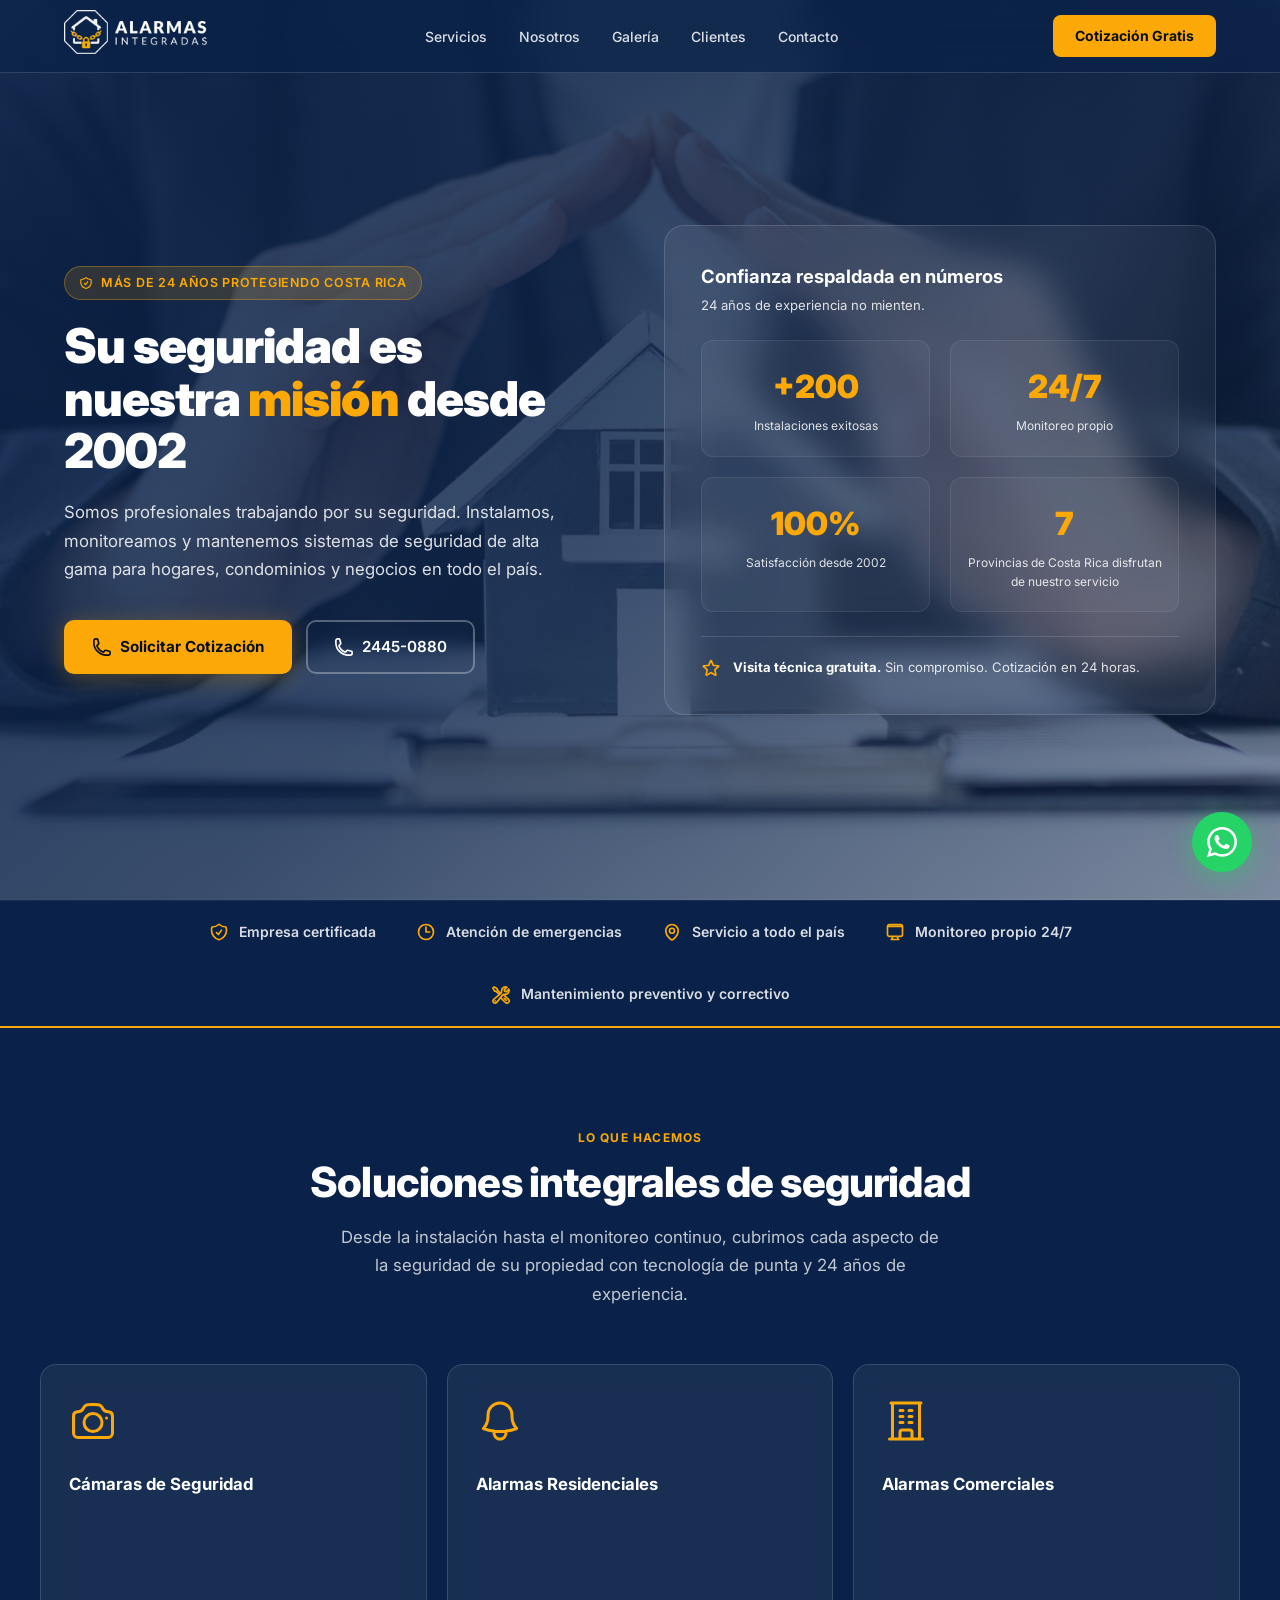
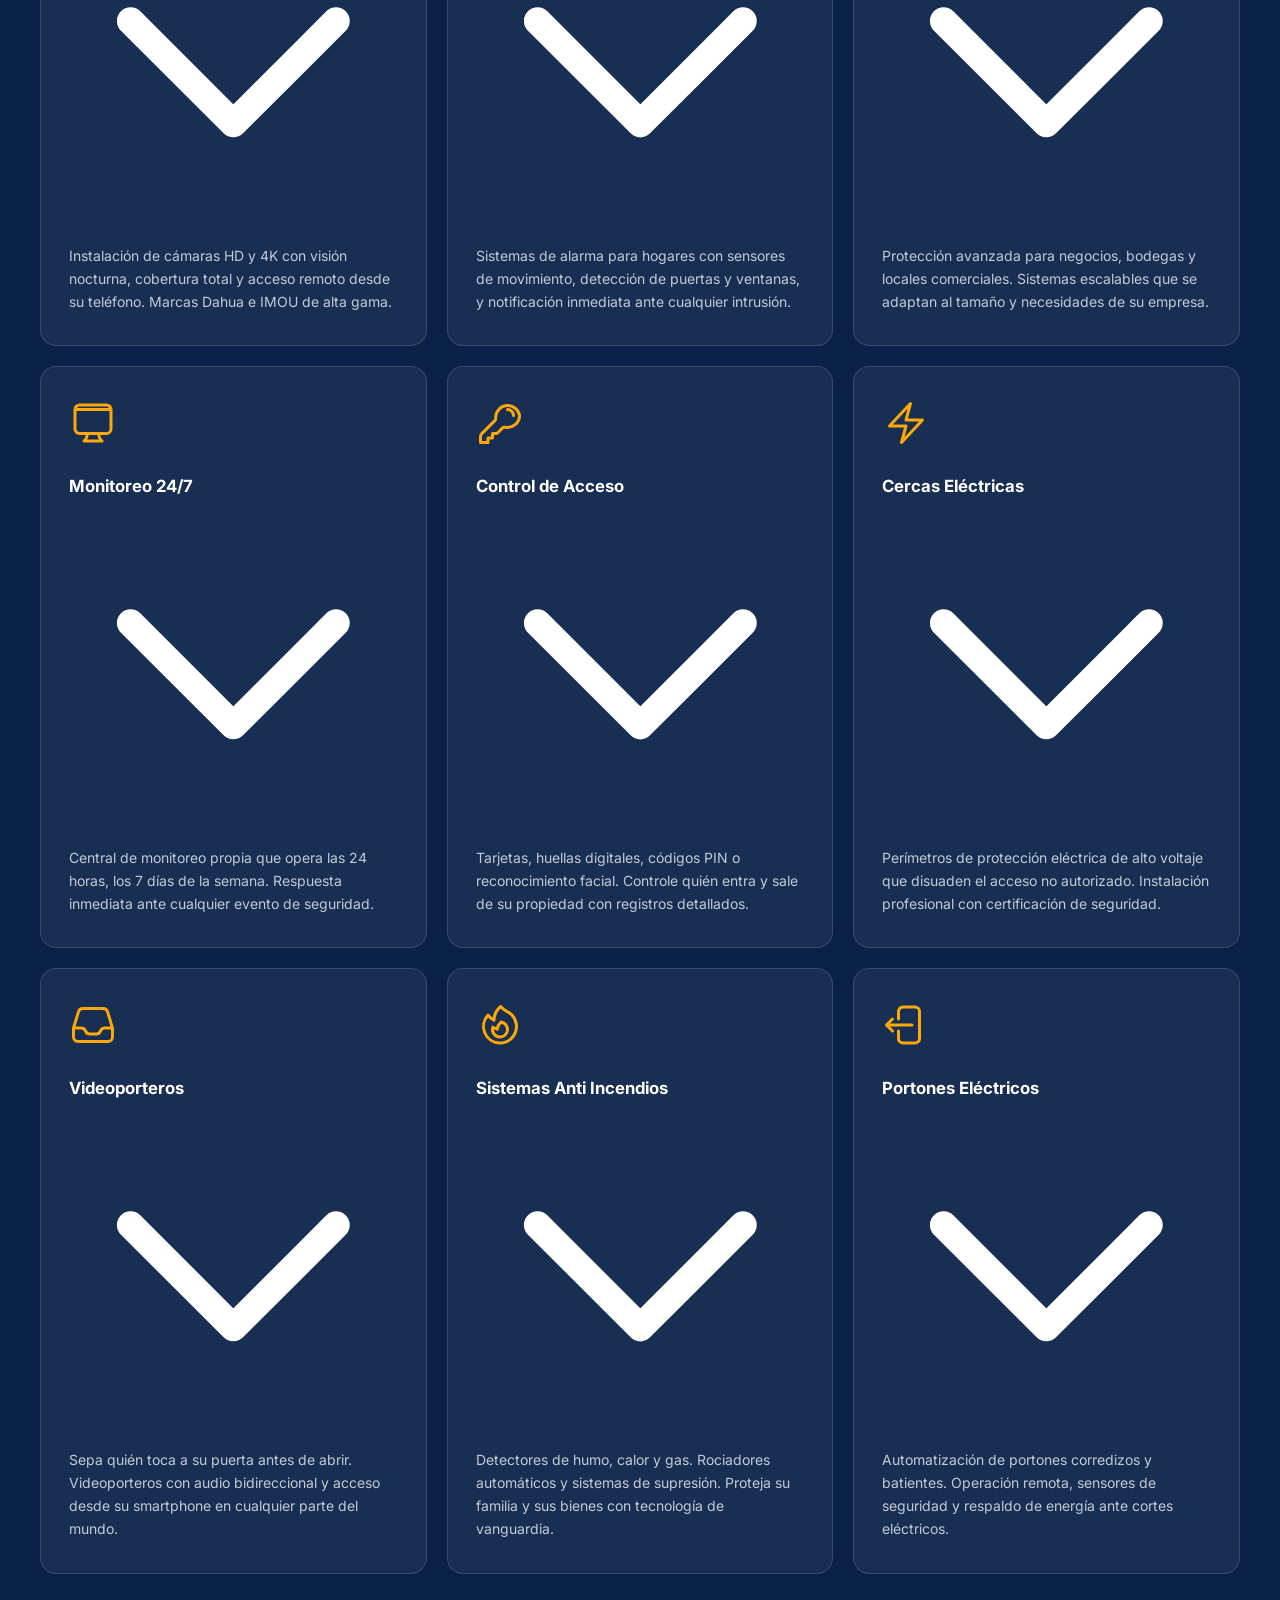
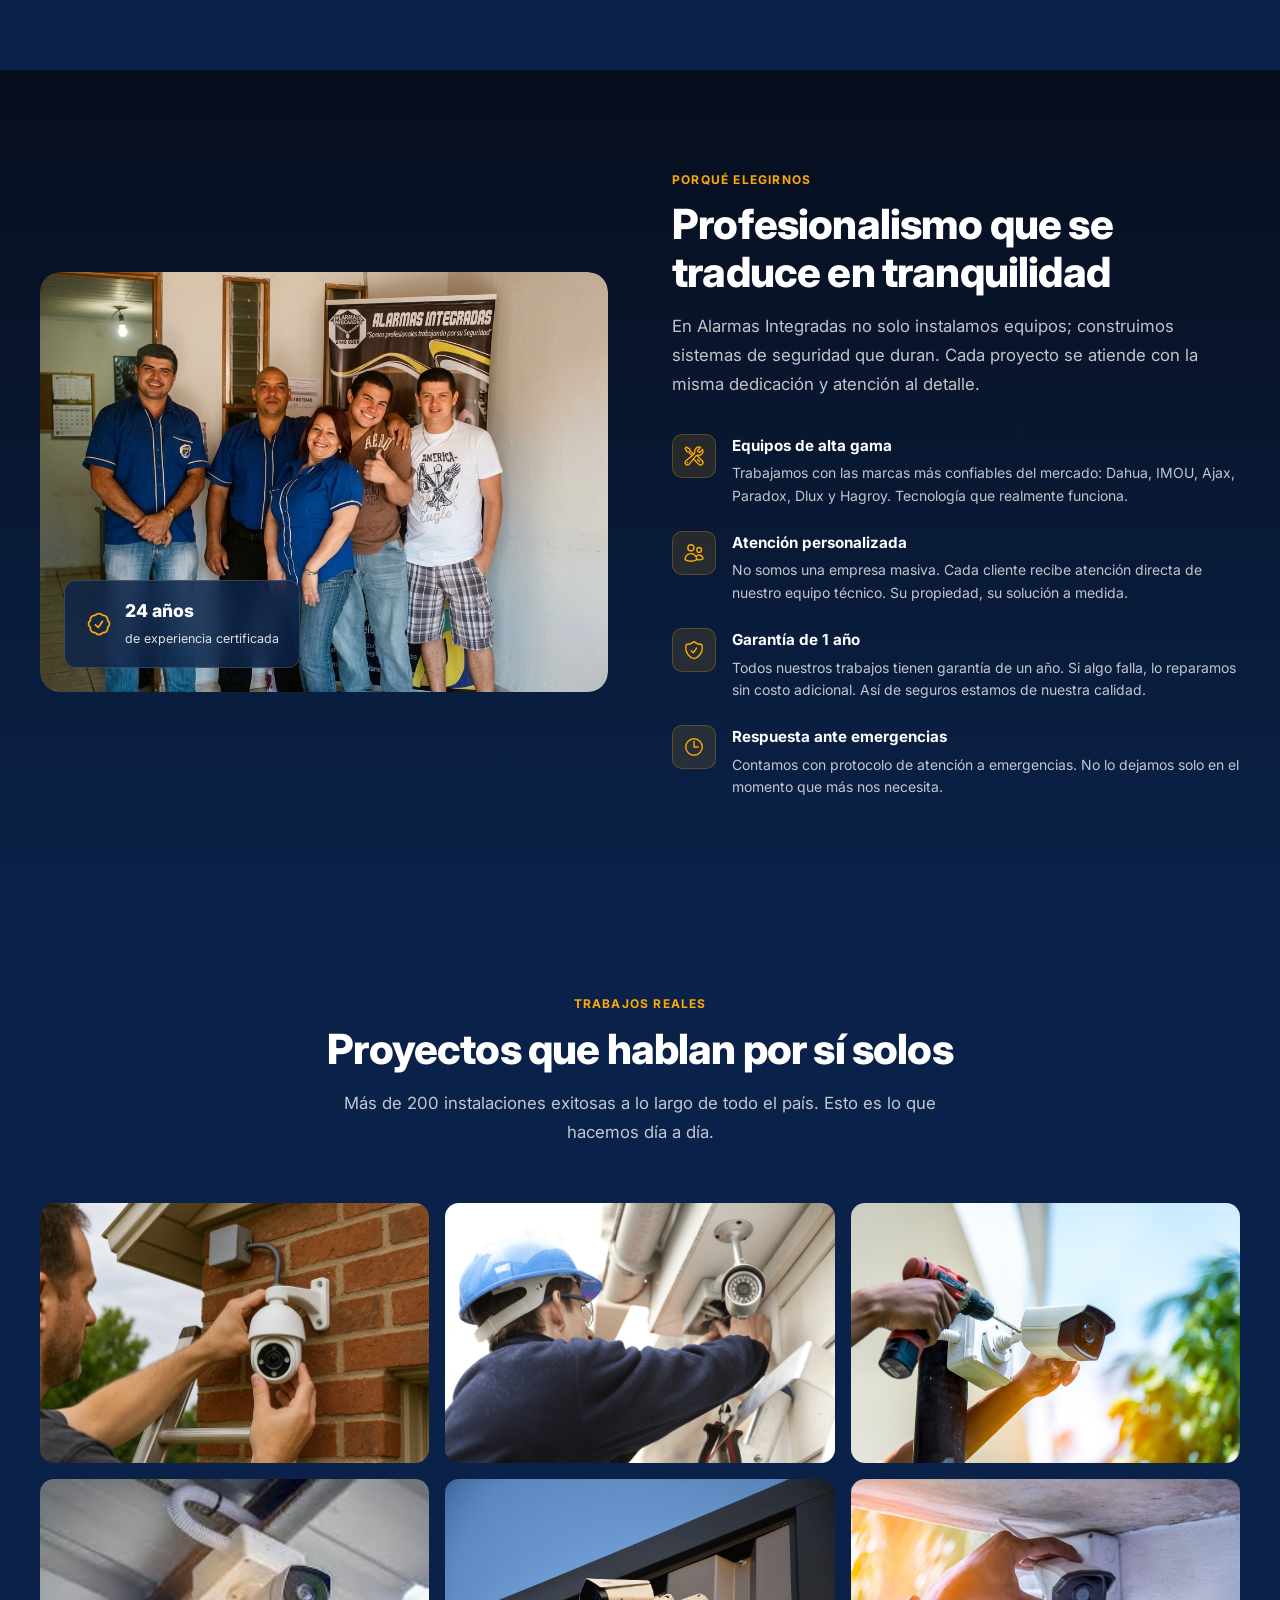
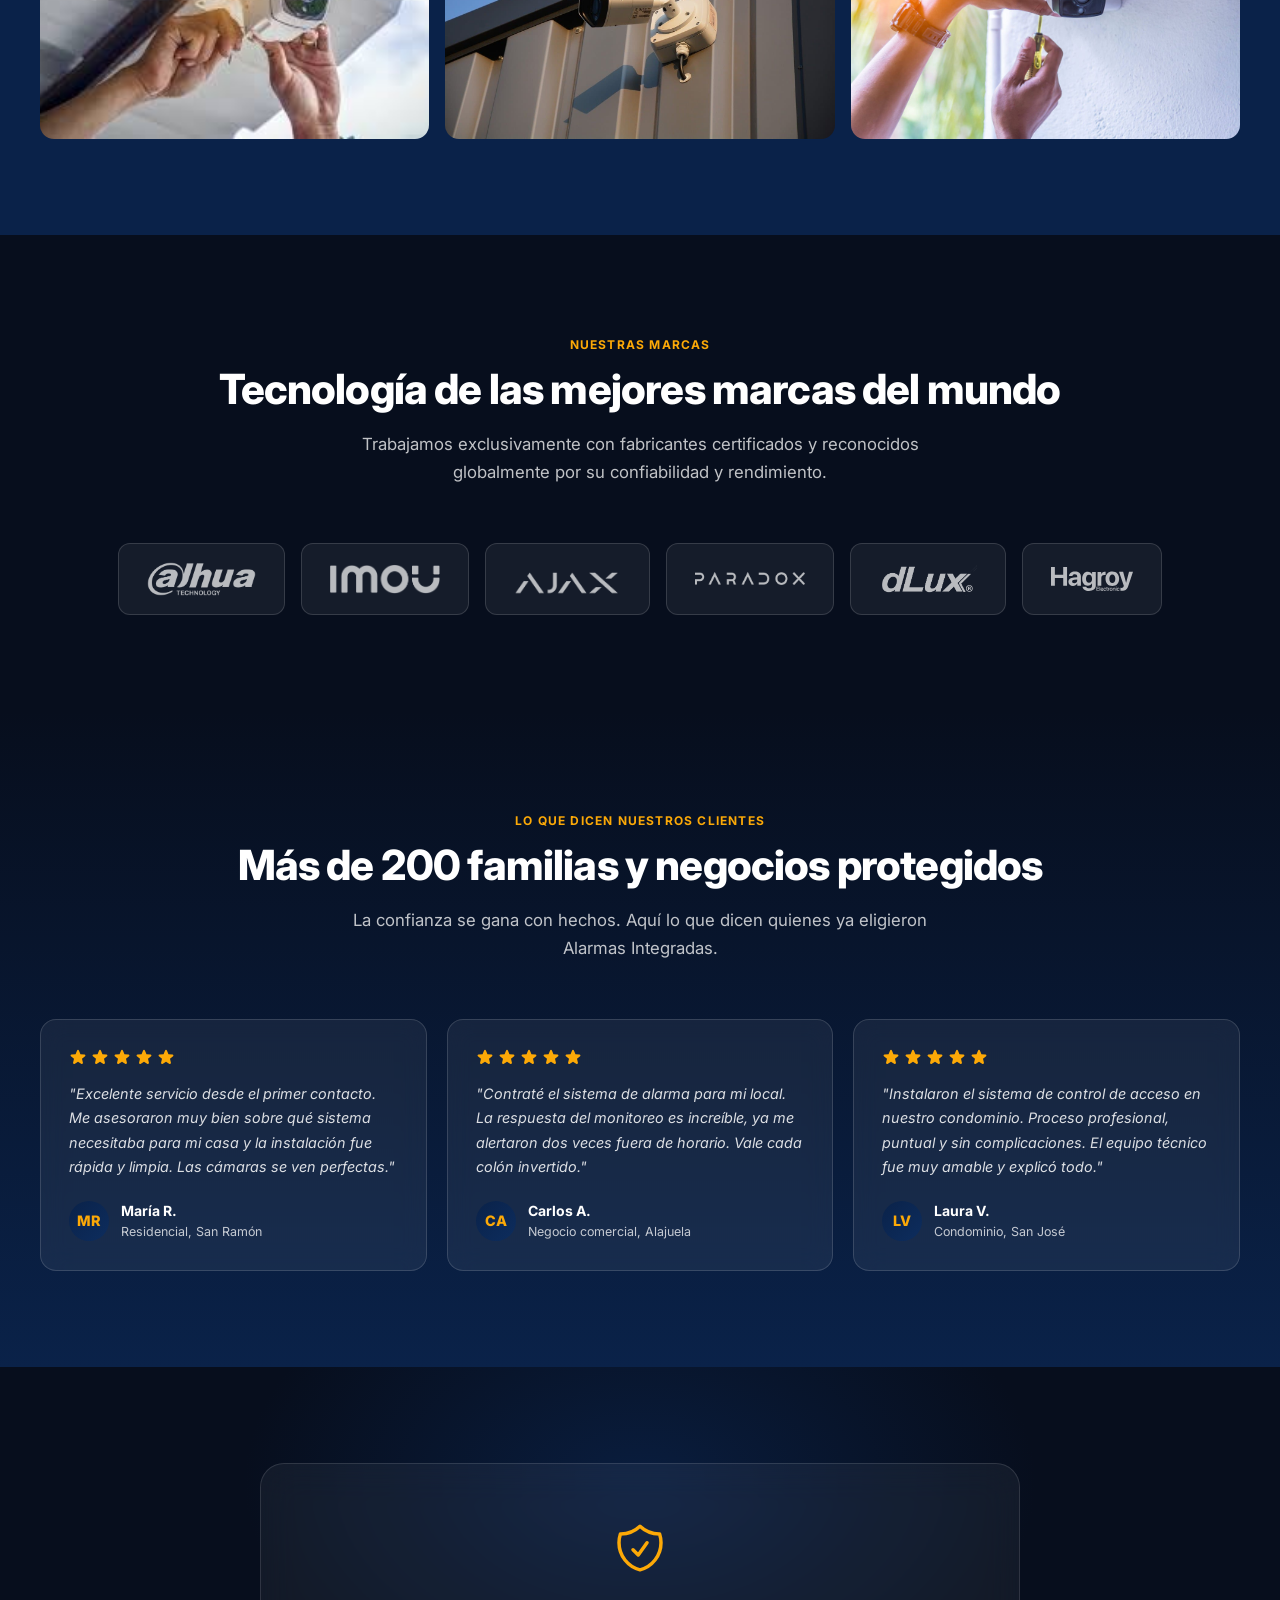
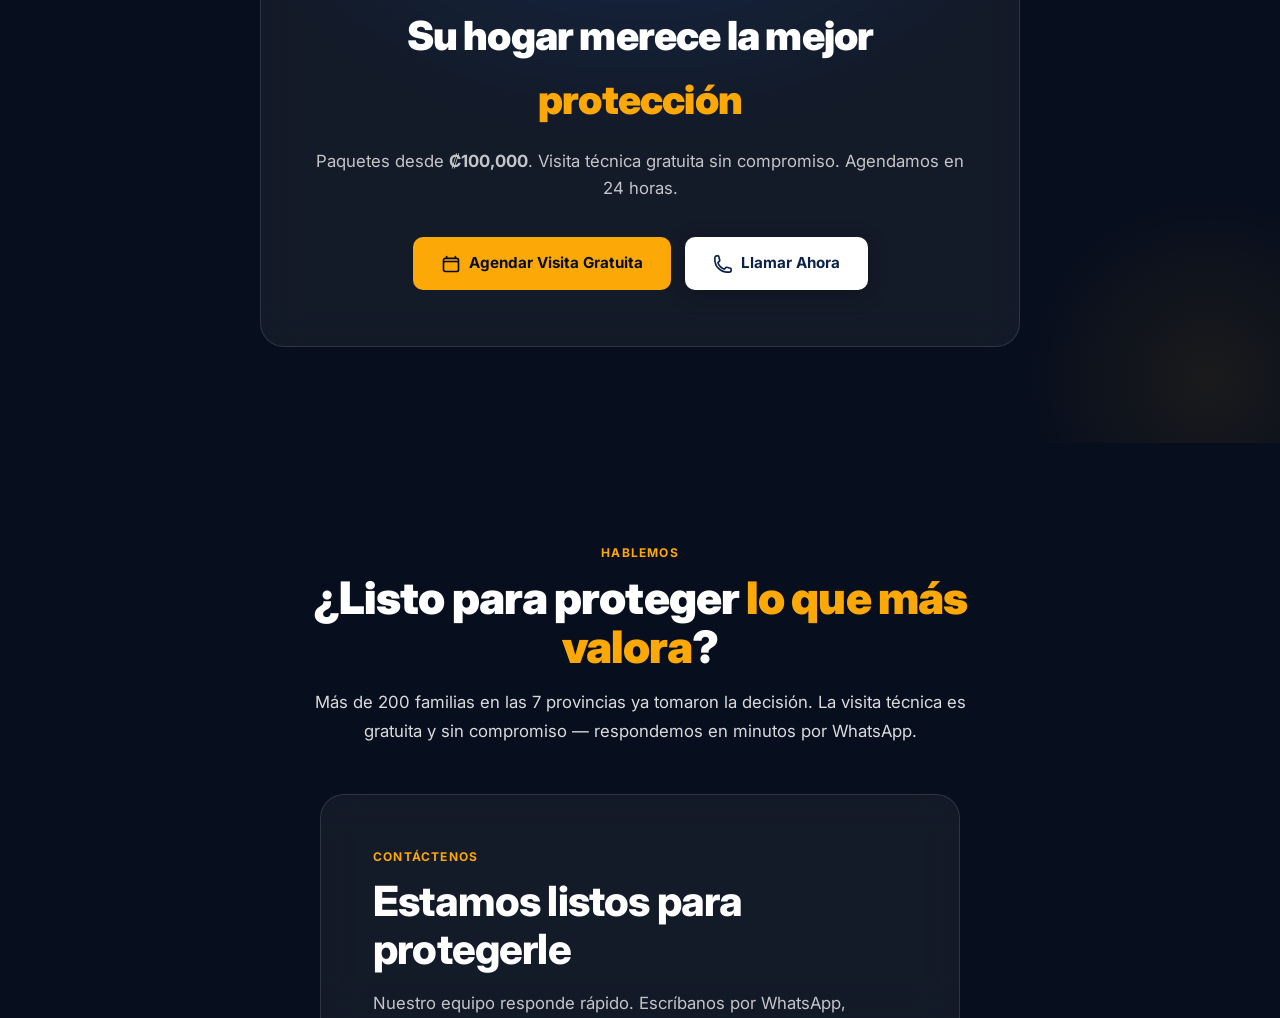
<file: index.html>
<!DOCTYPE html>
<html lang="es">
<!--
  ============================================================
  index.html — Alarmas Integradas
  Landing page corporativa para captación de clientes.
  Estilo: Corporate Modern + Glassmorphism
  Última actualización: 2026

  Estructura de secciones:
    1. <head>      — Meta SEO, Open Graph, fuentes, estilos
    2. <nav>       — Navbar fija con glassmorphism y menú mobile
    3. #inicio     — Hero con Ken Burns, copy y tarjeta de stats
    4. .trust-bar  — Banda de señales de confianza
    5. #servicios  — Grid de tarjetas de servicios (acordeón en mobile)
    6. #nosotros   — Por qué elegirnos: imagen + lista de ventajas
    7. #galeria    — Galería de proyectos reales
    8. #marcas     — Logos de marcas aliadas
    9. #testimonios— Testimonio de clientes
   10. .cta-band   — Llamado a la acción con glassmorphism
   11. #contacto   — Datos de contacto (WhatsApp, teléfono, email)
   12. <footer>    — Logo, links, redes sociales, copyright
   13. .wa-float   — Botón flotante de WhatsApp
  ============================================================
-->
<head>
  <!-- ── Codificación y viewport responsivo ── -->
  <meta charset="UTF-8" />
  <meta name="viewport" content="width=device-width, initial-scale=1.0" />

  <!-- ── SEO básico ── -->
  <title>Alarmas Integradas | Seguridad Profesional en Costa Rica</title>
  <meta name="description" content="Alarmas Integradas — 24 años protegiendo hogares y negocios en Costa Rica. Cámaras de seguridad, alarmas, monitoreo 24/7, cercas eléctricas y portones eléctricos. Cotización sin compromiso." />
  <meta name="keywords" content="alarmas, cámaras de seguridad, monitoreo 24/7, cercas eléctricas, portones eléctricos, control de acceso, Costa Rica, San Ramón, seguridad residencial, seguridad comercial" />
  <meta name="robots" content="index, follow" />

  <!-- ── Open Graph (previsualización en redes sociales) ── -->
  <meta property="og:title"       content="Alarmas Integradas | Seguridad Profesional en Costa Rica" />
  <meta property="og:description" content="24 años protegiendo lo que más valoras. Instalación de cámaras, alarmas, monitoreo propio 24/7 y más. Visita técnica gratuita." />
  <meta property="og:type"        content="website" />
  <meta property="og:image"       content="https://yosoyjonathanreyes.github.io/assets/images/marca/isotipo.png" />

  <!-- ── Favicon ── -->
  <link rel="icon" type="image/png" href="assets/images/marca/favicon.png" />

  <!-- ── Google Fonts: Inter (weights 300–900) ── -->
  <link rel="preconnect" href="https://fonts.googleapis.com" />
  <link rel="preconnect" href="https://fonts.gstatic.com" crossorigin />
  <link href="https://fonts.googleapis.com/css2?family=Inter:wght@300;400;500;600;700;800;900&display=swap" rel="stylesheet" />

  <!-- ── Hoja de estilos principal ── -->
  <link rel="stylesheet" href="styles.css" />
</head>
<body>

<!-- ============================================================
  NAVBAR
  Barra de navegación fija con glassmorphism.
  - .nav-links y .nav-cta se ocultan en mobile (≤768px)
  - #hamburger activa el menú desplegable #mobile-menu
  - JS cierra el menú al hacer clic en un link o al hacer scroll
  ============================================================ -->
<nav class="navbar" id="navbar">
  <div class="nav-inner">

    <!-- Logo que actúa como enlace al inicio -->
    <a class="nav-logo" href="#inicio">
      <img src="assets/images/marca/logo-horizontal.png" alt="Alarmas Integradas" />
    </a>

    <!-- Links de navegación (desktop) -->
    <ul class="nav-links">
      <li><a href="#servicios">Servicios</a></li>
      <li><a href="#nosotros">Nosotros</a></li>
      <li><a href="#galeria">Galería</a></li>
      <li><a href="#testimonios">Clientes</a></li>
      <li><a href="#contacto">Contacto</a></li>
    </ul>

    <!-- Botón CTA principal en la navbar -->
    <a class="nav-cta"
       href="https://wa.me/50685498485?text=Hola,%20me%20interesa%20una%20cotizaci%C3%B3n"
       target="_blank">
      Cotización Gratis
    </a>

    <!-- Botón hamburger (visible solo en mobile) -->
    <button class="hamburger" id="hamburger" aria-label="Menú">
      <span></span>
      <span></span>
      <span></span>
    </button>
  </div>

  <!-- Menú desplegable mobile (.open lo hace visible) -->
  <div class="mobile-menu" id="mobile-menu">
    <a href="#servicios"  class="mobile-link">Servicios</a>
    <a href="#nosotros"   class="mobile-link">Nosotros</a>
    <a href="#galeria"    class="mobile-link">Galería</a>
    <a href="#testimonios"class="mobile-link">Clientes</a>
    <a href="#contacto"   class="mobile-link">Contacto</a>
    <a class="nav-cta"
       href="https://wa.me/50685498485?text=Hola,%20me%20interesa%20una%20cotizaci%C3%B3n"
       target="_blank">
      Cotización Gratis
    </a>
  </div>
</nav>


<!-- ============================================================
  HERO — #inicio
  Sección a pantalla completa con:
  - Fondo fotográfico con efecto Ken Burns (JS agrega .loaded)
  - Overlay de gradiente navy para legibilidad
  - Copy: badge + H1 + subtítulo + botones CTA
  - Tarjeta glassmorphism de estadísticas (oculta en mobile)
  ============================================================ -->
<section class="hero" id="inicio">

  <!-- Capa de fondo fotográfico (Ken Burns activado por JS) -->
  <div class="hero-bg" id="hero-bg"></div>

  <!-- Overlay de gradiente navy para contraste del texto -->
  <div class="hero-overlay"></div>

  <div class="hero-content">

    <!-- ── Columna izquierda: Copy principal ── -->
    <div>
      <!-- Badge de credibilidad -->
      <div class="hero-badge">
        <!-- Ícono: ShieldCheck de Heroicons -->
        <svg xmlns="http://www.w3.org/2000/svg" fill="none" viewBox="0 0 24 24" stroke-width="2" stroke="currentColor">
          <path stroke-linecap="round" stroke-linejoin="round" d="M9 12.75 11.25 15 15 9.75m-3-7.036A11.959 11.959 0 0 1 3.598 6 11.99 11.99 0 0 0 3 9.749c0 5.592 3.824 10.29 9 11.623 5.176-1.332 9-6.03 9-11.622 0-1.31-.21-2.571-.598-3.751h-.152c-3.196 0-6.1-1.248-8.25-3.285Z" />
        </svg>
        Más de 24 años protegiendo Costa Rica
      </div>

      <!-- H1: único en la página, máximo impacto SEO y visual -->
      <h1 class="hero-title">
        Su seguridad es<br />nuestra <span>misión</span> desde 2002
      </h1>

      <!-- Subtítulo descriptivo -->
      <p class="hero-sub">
        Somos profesionales trabajando por su seguridad. Instalamos, monitoreamos y mantenemos
        sistemas de seguridad de alta gama para hogares, condominios y negocios en todo el país.
      </p>

      <!-- Botones de llamado a la acción -->
      <div class="hero-actions">
        <!-- CTA principal: WhatsApp -->
        <a class="btn-primary"
           href="https://wa.me/50685498485?text=Hola,%20me%20interesa%20una%20cotizaci%C3%B3n"
           target="_blank">
          <!-- Ícono: Phone de Heroicons -->
          <svg xmlns="http://www.w3.org/2000/svg" fill="none" viewBox="0 0 24 24" stroke-width="2" stroke="currentColor">
            <path stroke-linecap="round" stroke-linejoin="round" d="M2.25 6.75c0 8.284 6.716 15 15 15h2.25a2.25 2.25 0 0 0 2.25-2.25v-1.372c0-.516-.351-.966-.852-1.091l-4.423-1.106c-.44-.11-.902.055-1.173.417l-.97 1.293c-.282.376-.769.542-1.21.38a12.035 12.035 0 0 1-7.143-7.143c-.162-.441.004-.928.38-1.21l1.293-.97c.363-.271.527-.734.417-1.173L6.963 3.102a1.125 1.125 0 0 0-1.091-.852H4.5A2.25 2.25 0 0 0 2.25 4.5v2.25Z" />
          </svg>
          Solicitar Cotización
        </a>

        <!-- CTA secundario: llamada directa -->
        <a class="btn-outline" href="tel:24450880">
          <svg xmlns="http://www.w3.org/2000/svg" fill="none" viewBox="0 0 24 24" stroke-width="2" stroke="currentColor">
            <path stroke-linecap="round" stroke-linejoin="round" d="M2.25 6.75c0 8.284 6.716 15 15 15h2.25a2.25 2.25 0 0 0 2.25-2.25v-1.372c0-.516-.351-.966-.852-1.091l-4.423-1.106c-.44-.11-.902.055-1.173.417l-.97 1.293c-.282.376-.769.542-1.21.38a12.035 12.035 0 0 1-7.143-7.143c-.162-.441.004-.928.38-1.21l1.293-.97c.363-.271.527-.734.417-1.173L6.963 3.102a1.125 1.125 0 0 0-1.091-.852H4.5A2.25 2.25 0 0 0 2.25 4.5v2.25Z" />
          </svg>
          2445-0880
        </a>
      </div>
    </div>

    <!-- ── Columna derecha: Tarjeta de estadísticas (oculta en mobile) ── -->
    <div class="hero-card fade-in">
      <div class="hero-card-title">Confianza respaldada en números</div>
      <div class="hero-card-sub">24 años de experiencia no mienten.</div>

      <!-- Grid 2x2 de métricas clave -->
      <div class="hero-stats">
        <div class="hero-stat-item">
          <span class="hero-stat-num">+200</span>
          <span class="hero-stat-label">Instalaciones exitosas</span>
        </div>
        <div class="hero-stat-item">
          <span class="hero-stat-num">24/7</span>
          <span class="hero-stat-label">Monitoreo propio</span>
        </div>
        <div class="hero-stat-item">
          <span class="hero-stat-num">100%</span>
          <span class="hero-stat-label">Satisfacción desde 2002</span>
        </div>
        <div class="hero-stat-item">
          <span class="hero-stat-num">7</span>
          <span class="hero-stat-label">Provincias de Costa Rica disfrutan de nuestro servicio</span>
        </div>
      </div>

      <!-- Pie de la tarjeta: refuerzo de confianza -->
      <div class="hero-card-cta">
        <!-- Ícono: Star de Heroicons -->
        <svg xmlns="http://www.w3.org/2000/svg" fill="none" viewBox="0 0 24 24" stroke-width="2" stroke="currentColor">
          <path stroke-linecap="round" stroke-linejoin="round" d="M11.48 3.499a.562.562 0 0 1 1.04 0l2.125 5.111a.563.563 0 0 0 .475.345l5.518.442c.499.04.701.663.321.988l-4.204 3.602a.563.563 0 0 0-.182.557l1.285 5.385a.562.562 0 0 1-.84.61l-4.725-2.885a.562.562 0 0 0-.586 0L6.982 20.54a.562.562 0 0 1-.84-.61l1.285-5.386a.562.562 0 0 0-.182-.557l-4.204-3.602a.562.562 0 0 1 .321-.988l5.518-.442a.563.563 0 0 0 .475-.345L11.48 3.5Z" />
        </svg>
        <p><strong>Visita técnica gratuita.</strong> Sin compromiso. Cotización en 24 horas.</p>
      </div>
    </div>

  </div>
</section>


<!-- ============================================================
  TRUST BAR
  Banda horizontal de señales de confianza entre el hero y servicios.
  Cada .trust-item combina un ícono Heroicons en amarillo + texto corto.
  ============================================================ -->
<div class="trust-bar">
  <div class="trust-bar-inner">

    <!-- Señal: empresa certificada -->
    <div class="trust-item">
      <svg xmlns="http://www.w3.org/2000/svg" fill="none" viewBox="0 0 24 24" stroke-width="2" stroke="currentColor">
        <path stroke-linecap="round" stroke-linejoin="round" d="M9 12.75 11.25 15 15 9.75m-3-7.036A11.959 11.959 0 0 1 3.598 6 11.99 11.99 0 0 0 3 9.749c0 5.592 3.824 10.29 9 11.623 5.176-1.332 9-6.03 9-11.622 0-1.31-.21-2.571-.598-3.751h-.152c-3.196 0-6.1-1.248-8.25-3.285Z" />
      </svg>
      Empresa certificada
    </div>

    <!-- Señal: atención de emergencias -->
    <div class="trust-item">
      <svg xmlns="http://www.w3.org/2000/svg" fill="none" viewBox="0 0 24 24" stroke-width="2" stroke="currentColor">
        <path stroke-linecap="round" stroke-linejoin="round" d="M12 6v6h4.5m4.5 0a9 9 0 1 1-18 0 9 9 0 0 1 18 0Z" />
      </svg>
      Atención de emergencias
    </div>

    <!-- Señal: cobertura nacional -->
    <div class="trust-item">
      <svg xmlns="http://www.w3.org/2000/svg" fill="none" viewBox="0 0 24 24" stroke-width="2" stroke="currentColor">
        <path stroke-linecap="round" stroke-linejoin="round" d="M15 10.5a3 3 0 1 1-6 0 3 3 0 0 1 6 0Z" />
        <path stroke-linecap="round" stroke-linejoin="round" d="M19.5 10.5c0 7.142-7.5 11.25-7.5 11.25S4.5 17.642 4.5 10.5a7.5 7.5 0 1 1 15 0Z" />
      </svg>
      Servicio a todo el país
    </div>

    <!-- Señal: monitoreo propio 24/7 -->
    <div class="trust-item">
      <svg xmlns="http://www.w3.org/2000/svg" fill="none" viewBox="0 0 24 24" stroke-width="2" stroke="currentColor">
        <path stroke-linecap="round" stroke-linejoin="round" d="M9 17.25v1.007a3 3 0 0 1-.879 2.122L7.5 21h9l-.621-.621A3 3 0 0 1 15 18.257V17.25m6-12V15a2.25 2.25 0 0 1-2.25 2.25H5.25A2.25 2.25 0 0 1 3 15V5.25m18 0A2.25 2.25 0 0 0 18.75 3H5.25A2.25 2.25 0 0 0 3 5.25m18 0H3" />
      </svg>
      Monitoreo propio 24/7
    </div>

    <!-- Señal: mantenimiento preventivo -->
    <div class="trust-item">
      <svg xmlns="http://www.w3.org/2000/svg" fill="none" viewBox="0 0 24 24" stroke-width="2" stroke="currentColor">
        <path stroke-linecap="round" stroke-linejoin="round" d="M11.42 15.17 17.25 21A2.652 2.652 0 0 0 21 17.25l-5.877-5.877M11.42 15.17l2.496-3.03c.317-.384.74-.626 1.208-.766M11.42 15.17l-4.655 5.653a2.548 2.548 0 1 1-3.586-3.586l6.837-5.63m5.108-.233c.55-.164 1.163-.188 1.743-.14a4.5 4.5 0 0 0 4.486-6.336l-3.276 3.277a3.004 3.004 0 0 1-2.25-2.25l3.276-3.276a4.5 4.5 0 0 0-6.336 4.486c.091 1.076-.071 2.264-.904 2.95l-.102.085m-1.745 1.437L5.909 7.5H4.5L2.25 3.75l1.5-1.5L7.5 4.5v1.409l4.26 4.26m-1.745 1.437 1.745-1.437m6.615 8.206L15.75 15.75M4.867 19.125h.008v.008h-.008v-.008Z" />
      </svg>
      Mantenimiento preventivo y correctivo
    </div>

  </div>
</div>


<!-- ============================================================
  SERVICIOS — #servicios
  Grid de 9 tarjetas glassmorphism, una por servicio.
  En mobile (≤768px) JS convierte cada tarjeta en acordeón:
  muestra ícono + título, la descripción se expande al tocar.
  ============================================================ -->
<section id="servicios">
  <div class="section-inner">

    <!-- Encabezado de la sección (centrado) -->
    <div class="section-header center fade-in">
      <span class="section-label">Lo que hacemos</span>
      <h2 class="section-title">Soluciones integrales de seguridad</h2>
      <p class="section-desc">Desde la instalación hasta el monitoreo continuo, cubrimos cada aspecto de la seguridad de su propiedad con tecnología de punta y 24 años de experiencia.</p>
    </div>

    <!-- Grid de tarjetas de servicios -->
    <div class="services-grid">

      <!-- Servicio 1: Cámaras de seguridad -->
      <div class="service-card fade-in">
        <svg class="service-icon" xmlns="http://www.w3.org/2000/svg" fill="none" viewBox="0 0 24 24" stroke-width="1.5" stroke="currentColor">
          <path stroke-linecap="round" stroke-linejoin="round" d="M6.827 6.175A2.31 2.31 0 0 1 5.186 7.23c-.38.054-.757.112-1.134.175C2.999 7.58 2.25 8.507 2.25 9.574V18a2.25 2.25 0 0 0 2.25 2.25h15A2.25 2.25 0 0 0 21.75 18V9.574c0-1.067-.75-1.994-1.802-2.169a47.865 47.865 0 0 0-1.134-.175 2.31 2.31 0 0 1-1.64-1.055l-.822-1.316a2.192 2.192 0 0 0-1.736-1.039 48.774 48.774 0 0 0-5.232 0 2.192 2.192 0 0 0-1.736 1.039l-.821 1.316Z" />
          <path stroke-linecap="round" stroke-linejoin="round" d="M16.5 12.75a4.5 4.5 0 1 1-9 0 4.5 4.5 0 0 1 9 0ZM18.75 10.5h.008v.008h-.008V10.5Z" />
        </svg>
        <div class="service-title">Cámaras de Seguridad</div>
        <p class="service-desc">Instalación de cámaras HD y 4K con visión nocturna, cobertura total y acceso remoto desde su teléfono. Marcas Dahua e IMOU de alta gama.</p>
      </div>

      <!-- Servicio 2: Alarmas residenciales -->
      <div class="service-card fade-in">
        <svg class="service-icon" xmlns="http://www.w3.org/2000/svg" fill="none" viewBox="0 0 24 24" stroke-width="1.5" stroke="currentColor">
          <path stroke-linecap="round" stroke-linejoin="round" d="M14.857 17.082a23.848 23.848 0 0 0 5.454-1.31A8.967 8.967 0 0 1 18 9.75V9A6 6 0 0 0 6 9v.75a8.967 8.967 0 0 1-2.312 6.022c1.733.64 3.56 1.085 5.455 1.31m5.714 0a24.255 24.255 0 0 1-5.714 0m5.714 0a3 3 0 1 1-5.714 0" />
        </svg>
        <div class="service-title">Alarmas Residenciales</div>
        <p class="service-desc">Sistemas de alarma para hogares con sensores de movimiento, detección de puertas y ventanas, y notificación inmediata ante cualquier intrusión.</p>
      </div>

      <!-- Servicio 3: Alarmas comerciales -->
      <div class="service-card fade-in">
        <svg class="service-icon" xmlns="http://www.w3.org/2000/svg" fill="none" viewBox="0 0 24 24" stroke-width="1.5" stroke="currentColor">
          <path stroke-linecap="round" stroke-linejoin="round" d="M3.75 21h16.5M4.5 3h15M5.25 3v18m13.5-18v18M9 6.75h1.5m-1.5 3h1.5m-1.5 3h1.5m3-6H15m-1.5 3H15m-1.5 3H15M9 21v-3.375c0-.621.504-1.125 1.125-1.125h3.75c.621 0 1.125.504 1.125 1.125V21" />
        </svg>
        <div class="service-title">Alarmas Comerciales</div>
        <p class="service-desc">Protección avanzada para negocios, bodegas y locales comerciales. Sistemas escalables que se adaptan al tamaño y necesidades de su empresa.</p>
      </div>

      <!-- Servicio 4: Monitoreo 24/7 -->
      <div class="service-card fade-in">
        <svg class="service-icon" xmlns="http://www.w3.org/2000/svg" fill="none" viewBox="0 0 24 24" stroke-width="1.5" stroke="currentColor">
          <path stroke-linecap="round" stroke-linejoin="round" d="M9 17.25v1.007a3 3 0 0 1-.879 2.122L7.5 21h9l-.621-.621A3 3 0 0 1 15 18.257V17.25m6-12V15a2.25 2.25 0 0 1-2.25 2.25H5.25A2.25 2.25 0 0 1 3 15V5.25m18 0A2.25 2.25 0 0 0 18.75 3H5.25A2.25 2.25 0 0 0 3 5.25m18 0H3" />
        </svg>
        <div class="service-title">Monitoreo 24/7</div>
        <p class="service-desc">Central de monitoreo propia que opera las 24 horas, los 7 días de la semana. Respuesta inmediata ante cualquier evento de seguridad.</p>
      </div>

      <!-- Servicio 5: Control de acceso -->
      <div class="service-card fade-in">
        <svg class="service-icon" xmlns="http://www.w3.org/2000/svg" fill="none" viewBox="0 0 24 24" stroke-width="1.5" stroke="currentColor">
          <path stroke-linecap="round" stroke-linejoin="round" d="M15.75 5.25a3 3 0 0 1 3 3m3 0a6 6 0 0 1-7.029 5.912c-.563-.097-1.159.026-1.563.43L10.5 17.25H8.25v2.25H6v2.25H2.25v-2.818c0-.597.237-1.17.659-1.591l6.499-6.499c.404-.404.527-1 .43-1.563A6 6 0 0 1 21.75 8.25Z" />
        </svg>
        <div class="service-title">Control de Acceso</div>
        <p class="service-desc">Tarjetas, huellas digitales, códigos PIN o reconocimiento facial. Controle quién entra y sale de su propiedad con registros detallados.</p>
      </div>

      <!-- Servicio 6: Cercas eléctricas -->
      <div class="service-card fade-in">
        <svg class="service-icon" xmlns="http://www.w3.org/2000/svg" fill="none" viewBox="0 0 24 24" stroke-width="1.5" stroke="currentColor">
          <path stroke-linecap="round" stroke-linejoin="round" d="M3.75 13.5l10.5-11.25L12 10.5h8.25L9.75 21.75 12 13.5H3.75z" />
        </svg>
        <div class="service-title">Cercas Eléctricas</div>
        <p class="service-desc">Perímetros de protección eléctrica de alto voltaje que disuaden el acceso no autorizado. Instalación profesional con certificación de seguridad.</p>
      </div>

      <!-- Servicio 7: Videoporteros -->
      <div class="service-card fade-in">
        <svg class="service-icon" xmlns="http://www.w3.org/2000/svg" fill="none" viewBox="0 0 24 24" stroke-width="1.5" stroke="currentColor">
          <path stroke-linecap="round" stroke-linejoin="round" d="M2.25 13.5h3.86a2.25 2.25 0 0 1 2.012 1.244l.256.512a2.25 2.25 0 0 0 2.013 1.244h3.218a2.25 2.25 0 0 0 2.013-1.244l.256-.512a2.25 2.25 0 0 1 2.013-1.244h3.859m-19.5.338V18a2.25 2.25 0 0 0 2.25 2.25h15A2.25 2.25 0 0 0 21.75 18v-4.162c0-.224-.034-.447-.1-.661L19.24 5.338a2.25 2.25 0 0 0-2.15-1.588H6.911a2.25 2.25 0 0 0-2.15 1.588L2.35 13.177a2.25 2.25 0 0 0-.1.661Z" />
        </svg>
        <div class="service-title">Videoporteros</div>
        <p class="service-desc">Sepa quién toca a su puerta antes de abrir. Videoporteros con audio bidireccional y acceso desde su smartphone en cualquier parte del mundo.</p>
      </div>

      <!-- Servicio 8: Sistemas anti incendios -->
      <div class="service-card fade-in">
        <svg class="service-icon" xmlns="http://www.w3.org/2000/svg" fill="none" viewBox="0 0 24 24" stroke-width="1.5" stroke="currentColor">
          <path stroke-linecap="round" stroke-linejoin="round" d="M15.362 5.214A8.252 8.252 0 0 1 12 21 8.25 8.25 0 0 1 6.038 7.047 8.287 8.287 0 0 0 9 9.601a8.983 8.983 0 0 1 3.361-6.867 8.21 8.21 0 0 0 3 2.48Z" />
          <path stroke-linecap="round" stroke-linejoin="round" d="M12 18a3.75 3.75 0 0 0 .495-7.468 5.99 5.99 0 0 0-1.925 3.547 5.975 5.975 0 0 1-2.133-1.001A3.75 3.75 0 0 0 12 18Z" />
        </svg>
        <div class="service-title">Sistemas Anti Incendios</div>
        <p class="service-desc">Detectores de humo, calor y gas. Rociadores automáticos y sistemas de supresión. Proteja su familia y sus bienes con tecnología de vanguardia.</p>
      </div>

      <!-- Servicio 9: Portones eléctricos -->
      <div class="service-card fade-in">
        <svg class="service-icon" xmlns="http://www.w3.org/2000/svg" fill="none" viewBox="0 0 24 24" stroke-width="1.5" stroke="currentColor">
          <path stroke-linecap="round" stroke-linejoin="round" d="M8.25 9V5.25A2.25 2.25 0 0 1 10.5 3h6a2.25 2.25 0 0 1 2.25 2.25v13.5A2.25 2.25 0 0 1 16.5 21h-6a2.25 2.25 0 0 1-2.25-2.25V15m-3 0-3-3m0 0 3-3m-3 3H15" />
        </svg>
        <div class="service-title">Portones Eléctricos</div>
        <p class="service-desc">Automatización de portones corredizos y batientes. Operación remota, sensores de seguridad y respaldo de energía ante cortes eléctricos.</p>
      </div>

    </div>
  </div>
</section>


<!-- ============================================================
  NOSOTROS — #nosotros
  Sección "Porqué elegirnos" con layout de dos columnas:
  - Izquierda: fotografía histórica con badge de años de experiencia
  - Derecha: sección label + H2 + descripción + lista de ventajas
  ============================================================ -->
<section id="nosotros">
  <div class="section-inner">
    <div class="why-grid">

      <!-- ── Columna izquierda: Imagen + badge ── -->
      <div class="fade-in">
        <div class="why-image-wrap">
          <img src="assets/images/fotografias/alarmas-integradas-foto-retro-1.png"
               alt="Fotografia primeros años Alarmas Integradas" />

          <!-- Badge glassmorphism superpuesto con los años de experiencia -->
          <div class="why-image-badge">
            <!-- Ícono: BadgeCheck de Heroicons -->
            <svg xmlns="http://www.w3.org/2000/svg" fill="none" viewBox="0 0 24 24" stroke-width="1.5" stroke="currentColor">
              <path stroke-linecap="round" stroke-linejoin="round" d="M9 12.75 11.25 15 15 9.75M21 12c0 1.268-.63 2.39-1.593 3.068a3.745 3.745 0 0 1-1.043 3.296 3.745 3.745 0 0 1-3.296 1.043A3.745 3.745 0 0 1 12 21c-1.268 0-2.39-.63-3.068-1.593a3.746 3.746 0 0 1-3.296-1.043 3.745 3.745 0 0 1-1.043-3.296A3.745 3.745 0 0 1 3 12c0-1.268.63-2.39 1.593-3.068a3.745 3.745 0 0 1 1.043-3.296 3.746 3.746 0 0 1 3.296-1.043A3.746 3.746 0 0 1 12 3c1.268 0 2.39.63 3.068 1.593a3.746 3.746 0 0 1 3.296 1.043 3.746 3.746 0 0 1 1.043 3.296A3.745 3.745 0 0 1 21 12Z" />
            </svg>
            <div class="why-image-badge-text">
              <strong>24 años</strong>
              <span>de experiencia certificada</span>
            </div>
          </div>
        </div>
      </div>

      <!-- ── Columna derecha: Copy + lista de ventajas ── -->
      <div class="fade-in">
        <span class="section-label">Porqué elegirnos</span>
        <h2 class="section-title">Profesionalismo que se traduce en tranquilidad</h2>
        <p class="section-desc" style="margin-bottom: 36px;">
          En Alarmas Integradas no solo instalamos equipos; construimos sistemas de seguridad que duran.
          Cada proyecto se atiende con la misma dedicación y atención al detalle.
        </p>

        <!-- Lista de cuatro ventajas competitivas -->
        <ul class="why-list">

          <!-- Ventaja 1: Equipos de alta gama -->
          <li class="why-item">
            <div class="why-icon">
              <svg xmlns="http://www.w3.org/2000/svg" fill="none" viewBox="0 0 24 24" stroke-width="1.5" stroke="currentColor">
                <path stroke-linecap="round" stroke-linejoin="round" d="M11.42 15.17 17.25 21A2.652 2.652 0 0 0 21 17.25l-5.877-5.877M11.42 15.17l2.496-3.03c.317-.384.74-.626 1.208-.766M11.42 15.17l-4.655 5.653a2.548 2.548 0 1 1-3.586-3.586l6.837-5.63m5.108-.233c.55-.164 1.163-.188 1.743-.14a4.5 4.5 0 0 0 4.486-6.336l-3.276 3.277a3.004 3.004 0 0 1-2.25-2.25l3.276-3.276a4.5 4.5 0 0 0-6.336 4.486c.091 1.076-.071 2.264-.904 2.95l-.102.085m-1.745 1.437L5.909 7.5H4.5L2.25 3.75l1.5-1.5L7.5 4.5v1.409l4.26 4.26m-1.745 1.437 1.745-1.437m6.615 8.206L15.75 15.75M4.867 19.125h.008v.008h-.008v-.008Z" />
              </svg>
            </div>
            <div class="why-item-text">
              <strong>Equipos de alta gama</strong>
              <p>Trabajamos con las marcas más confiables del mercado: Dahua, IMOU, Ajax, Paradox, Dlux y Hagroy. Tecnología que realmente funciona.</p>
            </div>
          </li>

          <!-- Ventaja 2: Atención personalizada -->
          <li class="why-item">
            <div class="why-icon">
              <svg xmlns="http://www.w3.org/2000/svg" fill="none" viewBox="0 0 24 24" stroke-width="1.5" stroke="currentColor">
                <path stroke-linecap="round" stroke-linejoin="round" d="M15 19.128a9.38 9.38 0 0 0 2.625.372 9.337 9.337 0 0 0 4.121-.952 4.125 4.125 0 0 0-7.533-2.493M15 19.128v-.003c0-1.113-.285-2.16-.786-3.07M15 19.128v.106A12.318 12.318 0 0 1 8.624 21c-2.331 0-4.512-.645-6.374-1.766l-.001-.109a6.375 6.375 0 0 1 11.964-3.07M12 6.375a3.375 3.375 0 1 1-6.75 0 3.375 3.375 0 0 1 6.75 0Zm8.25 2.25a2.625 2.625 0 1 1-5.25 0 2.625 2.625 0 0 1 5.25 0Z" />
              </svg>
            </div>
            <div class="why-item-text">
              <strong>Atención personalizada</strong>
              <p>No somos una empresa masiva. Cada cliente recibe atención directa de nuestro equipo técnico. Su propiedad, su solución a medida.</p>
            </div>
          </li>

          <!-- Ventaja 3: Garantía de 1 año -->
          <li class="why-item">
            <div class="why-icon">
              <svg xmlns="http://www.w3.org/2000/svg" fill="none" viewBox="0 0 24 24" stroke-width="1.5" stroke="currentColor">
                <path stroke-linecap="round" stroke-linejoin="round" d="M9 12.75 11.25 15 15 9.75m-3-7.036A11.959 11.959 0 0 1 3.598 6 11.99 11.99 0 0 0 3 9.749c0 5.592 3.824 10.29 9 11.623 5.176-1.332 9-6.03 9-11.622 0-1.31-.21-2.571-.598-3.751h-.152c-3.196 0-6.1-1.248-8.25-3.285Z" />
              </svg>
            </div>
            <div class="why-item-text">
              <strong>Garantía de 1 año</strong>
              <p>Todos nuestros trabajos tienen garantía de un año. Si algo falla, lo reparamos sin costo adicional. Así de seguros estamos de nuestra calidad.</p>
            </div>
          </li>

          <!-- Ventaja 4: Respuesta ante emergencias -->
          <li class="why-item">
            <div class="why-icon">
              <svg xmlns="http://www.w3.org/2000/svg" fill="none" viewBox="0 0 24 24" stroke-width="1.5" stroke="currentColor">
                <path stroke-linecap="round" stroke-linejoin="round" d="M12 6v6h4.5m4.5 0a9 9 0 1 1-18 0 9 9 0 0 1 18 0Z" />
              </svg>
            </div>
            <div class="why-item-text">
              <strong>Respuesta ante emergencias</strong>
              <p>Contamos con protocolo de atención a emergencias. No lo dejamos solo en el momento que más nos necesita.</p>
            </div>
          </li>

        </ul>
      </div>

    </div>
  </div>
</section>


<!-- ============================================================
  GALERÍA — #galeria
  Grid de fotografías reales de instalaciones y equipos.
  - La primera imagen (.tall) es más alta para dar variedad visual
  - Efecto hover: zoom + overlay de gradiente navy
  ============================================================ -->
<section id="galeria">
  <div class="section-inner">

    <div class="section-header center fade-in">
      <span class="section-label">Trabajos reales</span>
      <h2 class="section-title">Proyectos que hablan por sí solos</h2>
      <p class="section-desc">Más de 200 instalaciones exitosas a lo largo de todo el país. Esto es lo que hacemos día a día.</p>
    </div>

    <div class="gallery-grid">

      <!-- Instalación 1 -->
      <div class="gallery-item fade-in">
        <img src="assets/images/instalaciones/instalacion-1.png"
             alt="Instalación profesional de sistema de seguridad" loading="lazy" />
        <div class="gallery-overlay"></div>
      </div>

      <!-- Instalación 2 -->
      <div class="gallery-item fade-in">
        <img src="assets/images/instalaciones/instalacion-2.png"
             alt="Sistema de cámaras instalado por Alarmas Integradas" loading="lazy" />
        <div class="gallery-overlay"></div>
      </div>

      <!-- Instalación 3 -->
      <div class="gallery-item fade-in">
        <img src="assets/images/instalaciones/instalacion-3.jpg"
             alt="Proyecto de videovigilancia residencial" loading="lazy" />
        <div class="gallery-overlay"></div>
      </div>

      <!-- Instalación 4 -->
      <div class="gallery-item fade-in">
        <img src="assets/images/instalaciones/instalacion-4.jpeg"
             alt="Instalación de alarma y control de acceso" loading="lazy" />
        <div class="gallery-overlay"></div>
      </div>

      <!-- Instalación 5 -->
      <div class="gallery-item fade-in">
        <img src="assets/images/instalaciones/instalacion-5.jpg"
             alt="Sistema de seguridad integrado en propiedad" loading="lazy" />
        <div class="gallery-overlay"></div>
      </div>

      <!-- Instalación 6 -->
      <div class="gallery-item fade-in">
        <img src="assets/images/instalaciones/instalacion-6.jpg"
             alt="Cámaras y sensores instalados por técnicos certificados" loading="lazy" />
        <div class="gallery-overlay"></div>
      </div>

    </div>
  </div>
</section>


<!-- ============================================================
  MARCAS — #marcas
  Logos de las marcas de tecnología que distribuye e instala
  Alarmas Integradas. Los logos se muestran en blanco sobre
  fondo oscuro con glassmorphism. Hover: borde amarillo + plena opacidad.
  ============================================================ -->
<section id="marcas">
  <div class="section-inner">

    <div class="section-header center fade-in">
      <span class="section-label">Nuestras marcas</span>
      <h2 class="section-title">Tecnología de las mejores marcas del mundo</h2>
      <p class="section-desc">Trabajamos exclusivamente con fabricantes certificados y reconocidos globalmente por su confiabilidad y rendimiento.</p>
    </div>

    <!-- Fila de logos de marcas aliadas -->
    <div class="brands-row fade-in">
      <div class="brand-pill"><img src="assets/images/logos-empresas/Dahua_Technology_logo.png" alt="Dahua Technology" /></div>
      <div class="brand-pill"><img src="assets/images/logos-empresas/imou-logo.png"             alt="IMOU" /></div>
      <div class="brand-pill"><img src="assets/images/logos-empresas/Ajax system logo.webp"     alt="Ajax Systems" /></div>
      <div class="brand-pill"><img src="assets/images/logos-empresas/Paradox-Logo.png"          alt="Paradox" /></div>
      <div class="brand-pill"><img src="assets/images/logos-empresas/dLux-logo.png"             alt="dLux" /></div>
      <div class="brand-pill"><img src="assets/images/logos-empresas/logo-hagroy.svg"           alt="Hagroy" /></div>
    </div>

  </div>
</section>


<!-- ============================================================
  TESTIMONIOS — #testimonios
  Tres tarjetas glassmorphism con citas de clientes reales.
  Cada tarjeta: 5 estrellas + cita en cursiva + avatar con iniciales.
  ============================================================ -->
<section id="testimonios">
  <div class="section-inner">

    <div class="section-header center fade-in">
      <span class="section-label">Lo que dicen nuestros clientes</span>
      <h2 class="section-title">Más de 200 familias y negocios protegidos</h2>
      <p class="section-desc">La confianza se gana con hechos. Aquí lo que dicen quienes ya eligieron Alarmas Integradas.</p>
    </div>

    <div class="testimonials-grid">

      <!-- Testimonio 1: María R. — San Ramón -->
      <div class="testimonial-card fade-in">
        <!-- 5 estrellas rellenas (Heroicons solid) -->
        <div class="stars">
          <svg xmlns="http://www.w3.org/2000/svg" viewBox="0 0 24 24" fill="currentColor"><path fill-rule="evenodd" d="M10.788 3.21c.448-1.077 1.976-1.077 2.424 0l2.082 5.006 5.404.434c1.164.093 1.636 1.545.749 2.305l-4.117 3.527 1.257 5.273c.271 1.136-.964 2.033-1.96 1.425L12 18.354 7.373 21.18c-.996.608-2.231-.29-1.96-1.425l1.257-5.273-4.117-3.527c-.887-.76-.415-2.212.749-2.305l5.404-.434 2.082-5.005Z" clip-rule="evenodd" /></svg>
          <svg xmlns="http://www.w3.org/2000/svg" viewBox="0 0 24 24" fill="currentColor"><path fill-rule="evenodd" d="M10.788 3.21c.448-1.077 1.976-1.077 2.424 0l2.082 5.006 5.404.434c1.164.093 1.636 1.545.749 2.305l-4.117 3.527 1.257 5.273c.271 1.136-.964 2.033-1.96 1.425L12 18.354 7.373 21.18c-.996.608-2.231-.29-1.96-1.425l1.257-5.273-4.117-3.527c-.887-.76-.415-2.212.749-2.305l5.404-.434 2.082-5.005Z" clip-rule="evenodd" /></svg>
          <svg xmlns="http://www.w3.org/2000/svg" viewBox="0 0 24 24" fill="currentColor"><path fill-rule="evenodd" d="M10.788 3.21c.448-1.077 1.976-1.077 2.424 0l2.082 5.006 5.404.434c1.164.093 1.636 1.545.749 2.305l-4.117 3.527 1.257 5.273c.271 1.136-.964 2.033-1.96 1.425L12 18.354 7.373 21.18c-.996.608-2.231-.29-1.96-1.425l1.257-5.273-4.117-3.527c-.887-.76-.415-2.212.749-2.305l5.404-.434 2.082-5.005Z" clip-rule="evenodd" /></svg>
          <svg xmlns="http://www.w3.org/2000/svg" viewBox="0 0 24 24" fill="currentColor"><path fill-rule="evenodd" d="M10.788 3.21c.448-1.077 1.976-1.077 2.424 0l2.082 5.006 5.404.434c1.164.093 1.636 1.545.749 2.305l-4.117 3.527 1.257 5.273c.271 1.136-.964 2.033-1.96 1.425L12 18.354 7.373 21.18c-.996.608-2.231-.29-1.96-1.425l1.257-5.273-4.117-3.527c-.887-.76-.415-2.212.749-2.305l5.404-.434 2.082-5.005Z" clip-rule="evenodd" /></svg>
          <svg xmlns="http://www.w3.org/2000/svg" viewBox="0 0 24 24" fill="currentColor"><path fill-rule="evenodd" d="M10.788 3.21c.448-1.077 1.976-1.077 2.424 0l2.082 5.006 5.404.434c1.164.093 1.636 1.545.749 2.305l-4.117 3.527 1.257 5.273c.271 1.136-.964 2.033-1.96 1.425L12 18.354 7.373 21.18c-.996.608-2.231-.29-1.96-1.425l1.257-5.273-4.117-3.527c-.887-.76-.415-2.212.749-2.305l5.404-.434 2.082-5.005Z" clip-rule="evenodd" /></svg>
        </div>
        <p class="testimonial-text">"Excelente servicio desde el primer contacto. Me asesoraron muy bien sobre qué sistema necesitaba para mi casa y la instalación fue rápida y limpia. Las cámaras se ven perfectas."</p>
        <div class="testimonial-author">
          <div class="author-avatar">MR</div>
          <div>
            <div class="author-name">María R.</div>
            <div class="author-loc">Residencial, San Ramón</div>
          </div>
        </div>
      </div>

      <!-- Testimonio 2: Carlos A. — Alajuela -->
      <div class="testimonial-card fade-in">
        <div class="stars">
          <svg xmlns="http://www.w3.org/2000/svg" viewBox="0 0 24 24" fill="currentColor"><path fill-rule="evenodd" d="M10.788 3.21c.448-1.077 1.976-1.077 2.424 0l2.082 5.006 5.404.434c1.164.093 1.636 1.545.749 2.305l-4.117 3.527 1.257 5.273c.271 1.136-.964 2.033-1.96 1.425L12 18.354 7.373 21.18c-.996.608-2.231-.29-1.96-1.425l1.257-5.273-4.117-3.527c-.887-.76-.415-2.212.749-2.305l5.404-.434 2.082-5.005Z" clip-rule="evenodd" /></svg>
          <svg xmlns="http://www.w3.org/2000/svg" viewBox="0 0 24 24" fill="currentColor"><path fill-rule="evenodd" d="M10.788 3.21c.448-1.077 1.976-1.077 2.424 0l2.082 5.006 5.404.434c1.164.093 1.636 1.545.749 2.305l-4.117 3.527 1.257 5.273c.271 1.136-.964 2.033-1.96 1.425L12 18.354 7.373 21.18c-.996.608-2.231-.29-1.96-1.425l1.257-5.273-4.117-3.527c-.887-.76-.415-2.212.749-2.305l5.404-.434 2.082-5.005Z" clip-rule="evenodd" /></svg>
          <svg xmlns="http://www.w3.org/2000/svg" viewBox="0 0 24 24" fill="currentColor"><path fill-rule="evenodd" d="M10.788 3.21c.448-1.077 1.976-1.077 2.424 0l2.082 5.006 5.404.434c1.164.093 1.636 1.545.749 2.305l-4.117 3.527 1.257 5.273c.271 1.136-.964 2.033-1.96 1.425L12 18.354 7.373 21.18c-.996.608-2.231-.29-1.96-1.425l1.257-5.273-4.117-3.527c-.887-.76-.415-2.212.749-2.305l5.404-.434 2.082-5.005Z" clip-rule="evenodd" /></svg>
          <svg xmlns="http://www.w3.org/2000/svg" viewBox="0 0 24 24" fill="currentColor"><path fill-rule="evenodd" d="M10.788 3.21c.448-1.077 1.976-1.077 2.424 0l2.082 5.006 5.404.434c1.164.093 1.636 1.545.749 2.305l-4.117 3.527 1.257 5.273c.271 1.136-.964 2.033-1.96 1.425L12 18.354 7.373 21.18c-.996.608-2.231-.29-1.96-1.425l1.257-5.273-4.117-3.527c-.887-.76-.415-2.212.749-2.305l5.404-.434 2.082-5.005Z" clip-rule="evenodd" /></svg>
          <svg xmlns="http://www.w3.org/2000/svg" viewBox="0 0 24 24" fill="currentColor"><path fill-rule="evenodd" d="M10.788 3.21c.448-1.077 1.976-1.077 2.424 0l2.082 5.006 5.404.434c1.164.093 1.636 1.545.749 2.305l-4.117 3.527 1.257 5.273c.271 1.136-.964 2.033-1.96 1.425L12 18.354 7.373 21.18c-.996.608-2.231-.29-1.96-1.425l1.257-5.273-4.117-3.527c-.887-.76-.415-2.212.749-2.305l5.404-.434 2.082-5.005Z" clip-rule="evenodd" /></svg>
        </div>
        <p class="testimonial-text">"Contraté el sistema de alarma para mi local. La respuesta del monitoreo es increíble, ya me alertaron dos veces fuera de horario. Vale cada colón invertido."</p>
        <div class="testimonial-author">
          <div class="author-avatar">CA</div>
          <div>
            <div class="author-name">Carlos A.</div>
            <div class="author-loc">Negocio comercial, Alajuela</div>
          </div>
        </div>
      </div>

      <!-- Testimonio 3: Laura V. — San José -->
      <div class="testimonial-card fade-in">
        <div class="stars">
          <svg xmlns="http://www.w3.org/2000/svg" viewBox="0 0 24 24" fill="currentColor"><path fill-rule="evenodd" d="M10.788 3.21c.448-1.077 1.976-1.077 2.424 0l2.082 5.006 5.404.434c1.164.093 1.636 1.545.749 2.305l-4.117 3.527 1.257 5.273c.271 1.136-.964 2.033-1.96 1.425L12 18.354 7.373 21.18c-.996.608-2.231-.29-1.96-1.425l1.257-5.273-4.117-3.527c-.887-.76-.415-2.212.749-2.305l5.404-.434 2.082-5.005Z" clip-rule="evenodd" /></svg>
          <svg xmlns="http://www.w3.org/2000/svg" viewBox="0 0 24 24" fill="currentColor"><path fill-rule="evenodd" d="M10.788 3.21c.448-1.077 1.976-1.077 2.424 0l2.082 5.006 5.404.434c1.164.093 1.636 1.545.749 2.305l-4.117 3.527 1.257 5.273c.271 1.136-.964 2.033-1.96 1.425L12 18.354 7.373 21.18c-.996.608-2.231-.29-1.96-1.425l1.257-5.273-4.117-3.527c-.887-.76-.415-2.212.749-2.305l5.404-.434 2.082-5.005Z" clip-rule="evenodd" /></svg>
          <svg xmlns="http://www.w3.org/2000/svg" viewBox="0 0 24 24" fill="currentColor"><path fill-rule="evenodd" d="M10.788 3.21c.448-1.077 1.976-1.077 2.424 0l2.082 5.006 5.404.434c1.164.093 1.636 1.545.749 2.305l-4.117 3.527 1.257 5.273c.271 1.136-.964 2.033-1.96 1.425L12 18.354 7.373 21.18c-.996.608-2.231-.29-1.96-1.425l1.257-5.273-4.117-3.527c-.887-.76-.415-2.212.749-2.305l5.404-.434 2.082-5.005Z" clip-rule="evenodd" /></svg>
          <svg xmlns="http://www.w3.org/2000/svg" viewBox="0 0 24 24" fill="currentColor"><path fill-rule="evenodd" d="M10.788 3.21c.448-1.077 1.976-1.077 2.424 0l2.082 5.006 5.404.434c1.164.093 1.636 1.545.749 2.305l-4.117 3.527 1.257 5.273c.271 1.136-.964 2.033-1.96 1.425L12 18.354 7.373 21.18c-.996.608-2.231-.29-1.96-1.425l1.257-5.273-4.117-3.527c-.887-.76-.415-2.212.749-2.305l5.404-.434 2.082-5.005Z" clip-rule="evenodd" /></svg>
          <svg xmlns="http://www.w3.org/2000/svg" viewBox="0 0 24 24" fill="currentColor"><path fill-rule="evenodd" d="M10.788 3.21c.448-1.077 1.976-1.077 2.424 0l2.082 5.006 5.404.434c1.164.093 1.636 1.545.749 2.305l-4.117 3.527 1.257 5.273c.271 1.136-.964 2.033-1.96 1.425L12 18.354 7.373 21.18c-.996.608-2.231-.29-1.96-1.425l1.257-5.273-4.117-3.527c-.887-.76-.415-2.212.749-2.305l5.404-.434 2.082-5.005Z" clip-rule="evenodd" /></svg>
        </div>
        <p class="testimonial-text">"Instalaron el sistema de control de acceso en nuestro condominio. Proceso profesional, puntual y sin complicaciones. El equipo técnico fue muy amable y explicó todo."</p>
        <div class="testimonial-author">
          <div class="author-avatar">LV</div>
          <div>
            <div class="author-name">Laura V.</div>
            <div class="author-loc">Condominio, San José</div>
          </div>
        </div>
      </div>

    </div>
  </div>
</section>


<!-- ============================================================
  CTA BAND
  Llamado a la acción previo al contacto.
  Tarjeta glassmorphism centrada con resplandores decorativos
  (pseudo-elementos ::before navy y ::after amarillo).
  ============================================================ -->
<section class="cta-band">
  <div class="section-inner">
    <div class="cta-band-inner fade-in">

      <!-- Ícono decorativo grande: ShieldCheck -->
      <svg class="cta-icon" xmlns="http://www.w3.org/2000/svg" fill="none" viewBox="0 0 24 24" stroke-width="1.5" stroke="currentColor">
        <path stroke-linecap="round" stroke-linejoin="round" d="M9 12.75 11.25 15 15 9.75m-3-7.036A11.959 11.959 0 0 1 3.598 6 11.99 11.99 0 0 0 3 9.749c0 5.592 3.824 10.29 9 11.623 5.176-1.332 9-6.03 9-11.622 0-1.31-.21-2.571-.598-3.751h-.152c-3.196 0-6.1-1.248-8.25-3.285Z" />
      </svg>

      <!-- Título de cierre -->
      <h2>Su hogar merece la mejor <span>protección</span></h2>

      <!-- Información de precio y condiciones -->
      <p>Paquetes desde <strong>₡100,000</strong>. Visita técnica gratuita sin compromiso. Agendamos en 24 horas.</p>

      <!-- Botones de acción -->
      <div class="cta-actions">
        <!-- WhatsApp — agendar visita -->
        <a class="btn-yellow"
           href="https://wa.me/50685498485?text=Hola,%20quiero%20agendar%20una%20visita%20t%C3%A9cnica%20gratuita"
           target="_blank">
          <!-- Ícono: Calendar de Heroicons -->
          <svg xmlns="http://www.w3.org/2000/svg" fill="none" viewBox="0 0 24 24" stroke-width="2" stroke="currentColor">
            <path stroke-linecap="round" stroke-linejoin="round" d="M6.75 3v2.25M17.25 3v2.25M3 18.75V7.5a2.25 2.25 0 0 1 2.25-2.25h13.5A2.25 2.25 0 0 1 21 7.5v11.25m-18 0A2.25 2.25 0 0 0 5.25 21h13.5A2.25 2.25 0 0 0 21 18.75m-18 0v-7.5A2.25 2.25 0 0 1 5.25 9h13.5A2.25 2.25 0 0 1 21 11.25v7.5" />
          </svg>
          Agendar Visita Gratuita
        </a>

        <!-- Llamada directa -->
        <a class="btn-white" href="tel:24450880">
          <svg xmlns="http://www.w3.org/2000/svg" fill="none" viewBox="0 0 24 24" stroke-width="2" stroke="currentColor">
            <path stroke-linecap="round" stroke-linejoin="round" d="M2.25 6.75c0 8.284 6.716 15 15 15h2.25a2.25 2.25 0 0 0 2.25-2.25v-1.372c0-.516-.351-.966-.852-1.091l-4.423-1.106c-.44-.11-.902.055-1.173.417l-.97 1.293c-.282.376-.769.542-1.21.38a12.035 12.035 0 0 1-7.143-7.143c-.162-.441.004-.928.38-1.21l1.293-.97c.363-.271.527-.734.417-1.173L6.963 3.102a1.125 1.125 0 0 0-1.091-.852H4.5A2.25 2.25 0 0 0 2.25 4.5v2.25Z" />
          </svg>
          Llamar Ahora
        </a>
      </div>

    </div>
  </div>
</section>


<!-- ============================================================
  CONTACTO — #contacto
  Cierre de venta + datos de contacto en tarjeta glassmorphism.
  v1: sin formulario, impulsa contacto por WhatsApp y teléfono.
  ============================================================ -->
<section id="contacto">
  <div class="section-inner">

    <!-- Encabezado persuasivo de cierre de venta -->
    <div class="contact-cta-header fade-in">
      <span class="section-label">Hablemos</span>
      <h2 class="contact-cta-title">¿Listo para proteger <span>lo que más valora</span>?</h2>
      <p class="contact-cta-sub">
        Más de 200 familias en las 7 provincias ya tomaron la decisión.
        La visita técnica es gratuita y sin compromiso — respondemos en minutos por WhatsApp.
      </p>
    </div>

    <!-- Tarjeta glassmorphism con datos de contacto -->
    <div class="contact-grid">
      <div class="fade-in">
        <span class="section-label">Contáctenos</span>
        <h2 class="section-title">Estamos listos para protegerle</h2>
        <p class="section-desc" style="margin-bottom: 40px;">
          Nuestro equipo responde rápido. Escríbanos por WhatsApp, llámenos o visítenos.
          Sin esperas, sin rodeos.
        </p>

        <!-- Lista de datos de contacto -->
        <div class="contact-info">

          <!-- Teléfono fijo -->
          <div class="contact-item">
            <div class="contact-icon">
              <svg xmlns="http://www.w3.org/2000/svg" fill="none" viewBox="0 0 24 24" stroke-width="1.5" stroke="currentColor">
                <path stroke-linecap="round" stroke-linejoin="round" d="M2.25 6.75c0 8.284 6.716 15 15 15h2.25a2.25 2.25 0 0 0 2.25-2.25v-1.372c0-.516-.351-.966-.852-1.091l-4.423-1.106c-.44-.11-.902.055-1.173.417l-.97 1.293c-.282.376-.769.542-1.21.38a12.035 12.035 0 0 1-7.143-7.143c-.162-.441.004-.928.38-1.21l1.293-.97c.363-.271.527-.734.417-1.173L6.963 3.102a1.125 1.125 0 0 0-1.091-.852H4.5A2.25 2.25 0 0 0 2.25 4.5v2.25Z" />
              </svg>
            </div>
            <div class="contact-item-text">
              <strong>Teléfono</strong>
              <a href="tel:24450880">2445-0880</a>
            </div>
          </div>

          <!-- WhatsApp -->
          <div class="contact-item">
            <div class="contact-icon">
              <svg xmlns="http://www.w3.org/2000/svg" fill="none" viewBox="0 0 24 24" stroke-width="1.5" stroke="currentColor">
                <path stroke-linecap="round" stroke-linejoin="round" d="M8.625 9.75a.375.375 0 1 1-.75 0 .375.375 0 0 1 .75 0Zm0 0H8.25m4.125 0a.375.375 0 1 1-.75 0 .375.375 0 0 1 .75 0Zm0 0H12m4.125 0a.375.375 0 1 1-.75 0 .375.375 0 0 1 .75 0Zm0 0h-.375m-13.5 3.01c0 1.6 1.123 2.994 2.707 3.227 1.087.16 2.185.283 3.293.369V21l4.184-4.183a1.14 1.14 0 0 1 .778-.332 48.294 48.294 0 0 0 5.83-.498c1.585-.233 2.708-1.626 2.708-3.228V6.741c0-1.602-1.123-2.995-2.707-3.228A48.394 48.394 0 0 0 12 3c-2.392 0-4.744.175-7.043.513C3.373 3.746 2.25 5.14 2.25 6.741v6.018Z" />
              </svg>
            </div>
            <div class="contact-item-text">
              <strong>WhatsApp</strong>
              <a href="https://wa.me/50685498485" target="_blank">8549-8485</a>
            </div>
          </div>

          <!-- Correo electrónico -->
          <div class="contact-item">
            <div class="contact-icon">
              <svg xmlns="http://www.w3.org/2000/svg" fill="none" viewBox="0 0 24 24" stroke-width="1.5" stroke="currentColor">
                <path stroke-linecap="round" stroke-linejoin="round" d="M21.75 6.75v10.5a2.25 2.25 0 0 1-2.25 2.25h-15a2.25 2.25 0 0 1-2.25-2.25V6.75m19.5 0A2.25 2.25 0 0 0 19.5 4.5h-15a2.25 2.25 0 0 0-2.25 2.25m19.5 0v.243a2.25 2.25 0 0 1-1.07 1.916l-7.5 4.615a2.25 2.25 0 0 1-2.36 0L3.32 8.91a2.25 2.25 0 0 1-1.07-1.916V6.75" />
              </svg>
            </div>
            <div class="contact-item-text">
              <strong>Correo electrónico</strong>
              <a href="mailto:Alarmasintegradas@gmail.com">Alarmasintegradas@gmail.com</a>
            </div>
          </div>

          <!-- Ubicación física -->
          <div class="contact-item">
            <div class="contact-icon">
              <svg xmlns="http://www.w3.org/2000/svg" fill="none" viewBox="0 0 24 24" stroke-width="1.5" stroke="currentColor">
                <path stroke-linecap="round" stroke-linejoin="round" d="M15 10.5a3 3 0 1 1-6 0 3 3 0 0 1 6 0Z" />
                <path stroke-linecap="round" stroke-linejoin="round" d="M19.5 10.5c0 7.142-7.5 11.25-7.5 11.25S4.5 17.642 4.5 10.5a7.5 7.5 0 1 1 15 0Z" />
              </svg>
            </div>
            <div class="contact-item-text">
              <strong>Ubicación</strong>
              <span>400 metros norte de la plaza San Juan de San Ramón, Costa Rica</span>
            </div>
          </div>

        </div>
      </div>
    </div>

  </div>
</section>


<!-- ============================================================
  FOOTER
  Tres columnas: Marca | Servicios | Empresa
  Footer-bottom: copyright + redes sociales
  "Hecho en Costa Rica" separado con borde superior sutil.
  ============================================================ -->
<footer>
  <div class="footer-inner">

    <!-- Tres columnas superiores -->
    <div class="footer-top">

      <!-- Columna 1: Marca -->
      <div class="footer-brand">
        <img src="assets/images/marca/logo-horizontal-tagline.png" alt="Alarmas Integradas" />
        <p>Somos profesionales trabajando por su seguridad desde 2002. Más de 200 clientes confían en nosotros para proteger lo que más valoran.</p>
      </div>

      <!-- Columna 2: Servicios -->
      <div class="footer-col">
        <h4>Servicios</h4>
        <ul>
          <li><a href="#servicios">Cámaras de seguridad</a></li>
          <li><a href="#servicios">Alarmas residenciales</a></li>
          <li><a href="#servicios">Alarmas comerciales</a></li>
          <li><a href="#servicios">Monitoreo 24/7</a></li>
          <li><a href="#servicios">Control de acceso</a></li>
          <li><a href="#servicios">Cercas eléctricas</a></li>
          <li><a href="#servicios">Portones eléctricos</a></li>
        </ul>
      </div>

      <!-- Columna 3: Empresa -->
      <div class="footer-col">
        <h4>Empresa</h4>
        <ul>
          <li><a href="#nosotros">Nosotros</a></li>
          <li><a href="#galeria">Galería</a></li>
          <li><a href="#testimonios">Testimonios</a></li>
          <li><a href="#contacto">Contacto</a></li>
          <li><a href="tel:24450880">2445-0880</a></li>
          <li><a href="https://wa.me/50685498485" target="_blank">WhatsApp</a></li>
        </ul>
      </div>

    </div>

    <!-- Fila inferior: copyright + redes sociales -->
    <div class="footer-bottom">
      <p>&copy; 2026 Alarmas Integradas. Todos los derechos reservados. | San Ramón, Costa Rica</p>

      <!-- Íconos de redes sociales -->
      <div class="footer-social">

        <!-- Facebook -->
        <a class="social-btn"
           href="https://www.facebook.com/AlarmasIntegradas"
           target="_blank"
           aria-label="Facebook">
          <svg xmlns="http://www.w3.org/2000/svg" viewBox="0 0 24 24" fill="currentColor">
            <path d="M24 12.073c0-6.627-5.373-12-12-12s-12 5.373-12 12c0 5.99 4.388 10.954 10.125 11.854v-8.385H7.078v-3.47h3.047V9.43c0-3.007 1.792-4.669 4.533-4.669 1.312 0 2.686.235 2.686.235v2.953H15.83c-1.491 0-1.956.925-1.956 1.874v2.25h3.328l-.532 3.47h-2.796v8.385C19.612 23.027 24 18.062 24 12.073z"/>
          </svg>
        </a>

        <!-- Instagram -->
        <a class="social-btn"
           href="https://www.instagram.com/AlarmasIntegradas.cr"
           target="_blank"
           aria-label="Instagram">
          <svg xmlns="http://www.w3.org/2000/svg" viewBox="0 0 24 24" fill="currentColor">
            <path d="M12 2.163c3.204 0 3.584.012 4.85.07 3.252.148 4.771 1.691 4.919 4.919.058 1.265.069 1.645.069 4.849 0 3.205-.012 3.584-.069 4.849-.149 3.225-1.664 4.771-4.919 4.919-1.266.058-1.644.07-4.85.07-3.204 0-3.584-.012-4.849-.07-3.26-.149-4.771-1.699-4.919-4.92-.058-1.265-.07-1.644-.07-4.849 0-3.204.013-3.583.07-4.849.149-3.227 1.664-4.771 4.919-4.919 1.266-.057 1.645-.069 4.849-.069zM12 0C8.741 0 8.333.014 7.053.072 2.695.272.273 2.69.073 7.052.014 8.333 0 8.741 0 12c0 3.259.014 3.668.072 4.948.2 4.358 2.618 6.78 6.98 6.98C8.333 23.986 8.741 24 12 24c3.259 0 3.668-.014 4.948-.072 4.354-.2 6.782-2.618 6.979-6.98.059-1.28.073-1.689.073-4.948 0-3.259-.014-3.667-.072-4.947-.196-4.354-2.617-6.78-6.979-6.98C15.668.014 15.259 0 12 0zm0 5.838a6.162 6.162 0 1 0 0 12.324 6.162 6.162 0 0 0 0-12.324zM12 16a4 4 0 1 1 0-8 4 4 0 0 1 0 8zm6.406-11.845a1.44 1.44 0 1 0 0 2.881 1.44 1.44 0 0 0 0-2.881z"/>
          </svg>
        </a>

      </div>
    </div>

    <!-- Crédito de origen -->
    <p style="text-align:center; font-size:0.78rem; color:var(--gray-500); padding-top:16px; border-top:1px solid rgba(255,255,255,0.05); margin-top:16px;">
      Hecho en Costa Rica 🇨🇷 con ❤️
    </p>

  </div>
</footer>


<!-- ============================================================
  WHATSAPP FLOAT
  Botón flotante de contacto por WhatsApp.
  Visible en todas las secciones. z-index 998 (bajo modales).
  Animación de pulso definida en styles.css (.wa-float).
  ============================================================ -->
<a class="wa-float"
   href="https://wa.me/50685498485?text=Hola,%20me%20interesa%20una%20cotizaci%C3%B3n"
   target="_blank"
   aria-label="Contactar por WhatsApp">
  <!-- Logo oficial de WhatsApp en SVG -->
  <svg xmlns="http://www.w3.org/2000/svg" viewBox="0 0 24 24" fill="currentColor">
    <path d="M17.472 14.382c-.297-.149-1.758-.867-2.03-.967-.273-.099-.471-.148-.67.15-.197.297-.767.966-.94 1.164-.173.199-.347.223-.644.075-.297-.15-1.255-.463-2.39-1.475-.883-.788-1.48-1.761-1.653-2.059-.173-.297-.018-.458.13-.606.134-.133.298-.347.446-.52.149-.174.198-.298.298-.497.099-.198.05-.371-.025-.52-.075-.149-.669-1.612-.916-2.207-.242-.579-.487-.5-.669-.51-.173-.008-.371-.01-.57-.01-.198 0-.52.074-.792.372-.272.297-1.04 1.016-1.04 2.479 0 1.462 1.065 2.875 1.213 3.074.149.198 2.096 3.2 5.077 4.487.709.306 1.262.489 1.694.625.712.227 1.36.195 1.871.118.571-.085 1.758-.719 2.006-1.413.248-.694.248-1.289.173-1.413-.074-.124-.272-.198-.57-.347m-5.421 7.403h-.004a9.87 9.87 0 0 1-5.031-1.378l-.361-.214-3.741.982.998-3.648-.235-.374a9.86 9.86 0 0 1-1.51-5.26c.001-5.45 4.436-9.884 9.888-9.884 2.64 0 5.122 1.03 6.988 2.898a9.825 9.825 0 0 1 2.893 6.994c-.003 5.45-4.437 9.884-9.885 9.884m8.413-18.297A11.815 11.815 0 0 0 12.05 0C5.495 0 .16 5.335.157 11.892c0 2.096.547 4.142 1.588 5.945L.057 24l6.305-1.654a11.882 11.882 0 0 0 5.683 1.448h.005c6.554 0 11.89-5.335 11.893-11.893a11.821 11.821 0 0 0-3.48-8.413Z"/>
  </svg>
</a>


<!-- JavaScript principal del sitio -->
<script src="script.js"></script>
</body>
</html>
</file>
<file: styles.css>
/*
 * ============================================================
 *  styles.css — Alarmas Integradas
 *  Sitio web corporativo | Estilo: Corporate Modern + Glassmorphism
 *  Última actualización: 2026
 * ============================================================
 *
 *  Índice de secciones:
 *  1.  Reset
 *  2.  Variables / Design Tokens
 *  3.  Tipografía Global
 *  4.  Base / Body
 *  5.  Navbar
 *  6.  Hero
 *  7.  Trust Bar
 *  8.  Section Commons
 *  9.  Services
 *  10. Why Us (Nosotros)
 *  11. Gallery
 *  12. Brands
 *  13. Testimonials
 *  14. CTA Band
 *  15. Contact
 *  16. Footer
 *  17. WhatsApp Float
 *  18. Fade-In Animations
 *  19. Responsive / Media Queries
 * ============================================================
 */


/* ─── 1. RESET ───────────────────────────────────────────── */
/*
 * Normaliza el modelo de caja y elimina márgenes/paddings
 * por defecto en todos los elementos, incluyendo pseudo-elementos.
 */
*, *::before, *::after {
  box-sizing: border-box;
  margin: 0;
  padding: 0;
}


/* ─── 2. VARIABLES / DESIGN TOKENS ──────────────────────── */
/*
 * Paleta de colores y variables de glassmorphism centralizadas.
 * Modificar aquí afecta todo el sitio de forma consistente.
 *
 * Paleta principal:
 *   --navy   → Azul marino principal  (#0a2249)
 *   --yellow → Amarillo de acción     (#fca907)
 *   --black  → Fondo oscuro base      (#070e1d)
 *   --white  → Blanco absoluto        (#ffffff)
 *
 * Glassmorphism:
 *   --glass-bg       → Fondo traslúcido claro
 *   --glass-border   → Borde sutil luminoso
 *   --glass-bg-dark  → Fondo traslúcido oscuro (navbar, badges)
 */
:root {
  /* Colores base */
  --navy:    #0a2249;
  --navy-2:  #0a2249;
  --blue:    #0d2d5e;
  --yellow:  #fca907;
  --yellow-h:#d98e00;   /* hover del amarillo */
  --white:   #ffffff;
  --black:   #070e1d;

  /* Escala de grises / cremas */
  --gray-50: #F8FAFC;
  --gray-100:#F1F5F9;
  --gray-300:rgba(255,255,255,0.85);  /* blanco 85% — texto secundario sobre navy */
  --gray-500:rgba(255,255,255,0.75);  /* blanco 75% — descripciones y footer sobre navy */
  --gray-700:#334155;

  /* Glassmorphism */
  --glass-bg:      rgba(255, 255, 255, 0.06);
  --glass-border:  rgba(255, 255, 255, 0.14);
  --glass-bg-dark: rgba(10, 34, 73, 0.65);
}


/* ─── 3. TIPOGRAFÍA GLOBAL ───────────────────────────────── */
/*
 * Escala tipográfica basada en rem para respetar la configuración
 * de accesibilidad del navegador (html = 16px base).
 *
 * Los títulos h1/h2 usan clamp() para escalar fluidamente entre
 * viewports sin saltos abruptos ni media queries adicionales.
 *
 * Referencia de tamaños (con html = 16px):
 *   h1         → clamp(2rem, 5vw, 3rem)       32px → 48px (fluido)
 *   h2         → clamp(1.75rem, 4vw, 2.5rem)  28px → 40px (fluido)
 *   h3         → 2rem     = 32px
 *   h4         → 1.75rem  = 28px
 *   h5         → 1.5rem   = 24px
 *   h6         → 1.25rem  = 20px
 *   p, li      → 1.125rem = 18px
 *   a, nav, button, label, input, textarea, select, code, pre
 *              → 1rem     = 16px
 *   blockquote → 1.25rem  = 20px
 *   small, figcaption, caption, footer
 *              → 0.875rem = 14px
 *   sup, sub   → 0.75rem  = 12px
 *
 * Nota: 16px en inputs/textarea/select previene el zoom automático
 * en iOS Safari al enfocar campos de formulario.
 */
html {
  font-size: 16px;         /* Base de la escala rem */
  scroll-behavior: smooth; /* Desplazamiento suave para anclas */
}

h1 { font-size: clamp(2rem, 5vw, 3rem); }        /* 32px → 48px, fluido */
h2 { font-size: clamp(1.75rem, 4vw, 2.5rem); }   /* 28px → 40px, fluido */
h3 { font-size: 2rem; }          /* 32px */
h4 { font-size: 1.75rem; }       /* 28px */
h5 { font-size: 1.5rem; }        /* 24px */
h6 { font-size: 1.25rem; }       /* 20px */

p  { font-size: 1.125rem; }      /* 18px — texto principal */
li { font-size: 1.125rem; }      /* 18px — ítems de lista */

a      { font-size: 1rem; }      /* 16px — enlaces */
nav    { font-size: 1rem; }      /* 16px — menú de navegación */
button { font-size: 1rem; }      /* 16px — botones */
label  { font-size: 1rem; }      /* 16px — etiquetas de formulario */

/* 16px en campos de formulario previene zoom en iOS Safari */
input,
textarea,
select { font-size: 1rem; }

blockquote { font-size: 1.25rem; }  /* 20px — citas y testimonios */

small,
figcaption,
caption { font-size: 0.875rem; }    /* 14px — texto secundario */

footer { font-size: 0.875rem; }     /* 14px — pie de página */

code, pre { font-size: 1rem; }      /* 16px — fragmentos de código */

sup, sub { font-size: 0.75rem; }    /* 12px — superíndice y subíndice */


/* ─── 4. BASE / BODY ─────────────────────────────────────── */
/*
 * Configuración base del documento: fuente, fondo, color de texto
 * y prevención de scroll horizontal por elementos desbordados.
 */
body {
  font-family: 'Inter', sans-serif;
  background: var(--black);
  color: var(--white);
  overflow-x: hidden;
  line-height: 1.6;
}


/* ─── 5. NAVBAR ──────────────────────────────────────────── */
/*
 * Barra de navegación fija con efecto glassmorphism.
 * Se mantiene visible en la parte superior durante el scroll.
 * En mobile (≤768px) oculta los links y muestra el hamburger.
 */
.navbar {
  position: fixed; top: 0; left: 0; right: 0; z-index: 999;
  background: rgba(10, 34, 73, 0.72);
  backdrop-filter: blur(18px);
  -webkit-backdrop-filter: blur(18px); /* Soporte Safari */
  border-bottom: 1px solid var(--glass-border);
  transition: background 0.3s;
}

/* Contenedor interno centrado con ancho máximo */
.nav-inner {
  max-width: 1200px; margin: 0 auto;
  padding: 0 24px;
  height: 72px;
  display: flex; align-items: center; justify-content: space-between;
}

/* Logo de la navbar */
.nav-logo img { height: 44px; width: auto; }

/* Lista de links de navegación (desktop) */
.nav-links {
  display: flex; gap: 32px; list-style: none;
}
.nav-links a {
  color: var(--gray-300);
  text-decoration: none;
  font-size: 0.875rem; font-weight: 500;
  transition: color 0.2s;
}
.nav-links a:hover { color: var(--yellow); }

/* Botón CTA en la navbar (desktop) */
.nav-cta {
  background: var(--yellow);
  color: var(--black);
  padding: 10px 22px;
  border-radius: 8px;
  font-size: 0.875rem; font-weight: 700;
  text-decoration: none;
  transition: background 0.2s, transform 0.15s;
  white-space: nowrap;
}
.nav-cta:hover { background: var(--yellow-h); transform: translateY(-1px); }

/* Botón hamburger — visible solo en mobile */
.hamburger {
  display: none;
  flex-direction: column; gap: 5px;
  cursor: pointer; background: none; border: none; padding: 4px;
}
.hamburger span {
  display: block; width: 24px; height: 2px;
  background: var(--white); border-radius: 2px;
  transition: all 0.3s;
}

/* Menú desplegable mobile (oculto por defecto; .open lo muestra) */
.mobile-menu {
  display: none;
  flex-direction: column;
  background: rgba(10, 34, 73, 0.96);
  backdrop-filter: blur(18px);
  padding: 16px 24px 24px;
  border-top: 1px solid var(--glass-border);
}
.mobile-menu.open { display: flex; }
.mobile-menu a {
  color: var(--gray-300); text-decoration: none;
  padding: 12px 0; font-size: 1rem; font-weight: 500;
  border-bottom: 1px solid rgba(255, 255, 255, 0.07);
}
.mobile-menu a:hover { color: var(--yellow); }
.mobile-menu .nav-cta {
  margin-top: 16px;
  text-align: center;
  color: var(--black);
  border-radius: 10px;
  padding: 14px 28px;
  font-size: 0.95rem;
  font-weight: 700;
  box-shadow: 0 4px 24px rgba(252, 169, 7, 0.30);
}


/* ─── 6. HERO ────────────────────────────────────────────── */
/*
 * Sección hero a pantalla completa con imagen de fondo
 * y efecto Ken Burns (zoom suave al cargar la página).
 * El overlay de gradiente asegura legibilidad del texto.
 * Layout de dos columnas: copy | tarjeta de estadísticas.
 */
.hero {
  position: relative;
  min-height: 100vh;
  display: flex; align-items: center;
  overflow: hidden;
}

/* Fondo fotográfico — escala 1.05 → 1 al cargar (Ken Burns) */
.hero-bg {
  position: absolute; inset: 0;
  background-image: url('assets/images/fotografias/casa segura.jpg');
  background-size: cover; background-position: center;
  transform: scale(1.05);
  transition: transform 8s ease-out;
}
/* JS agrega .loaded al evento window load para iniciar la animación */
.hero-bg.loaded { transform: scale(1); }

/* Overlay de gradiente para oscurecer la imagen y garantizar contraste */
.hero-overlay {
  position: absolute; inset: 0;
  background: linear-gradient(
    135deg,
    rgba(10, 34, 73, 0.90) 0%,
    rgba(10, 34, 73, 0.80) 50%,
    rgba(10, 34, 73, 0.50) 100%
  );
}

/* Grid de dos columnas: copy | tarjeta de estadísticas */
.hero-content {
  position: relative; z-index: 2;
  max-width: 1200px; margin: 0 auto; padding: 120px 24px 80px;
  display: grid; grid-template-columns: 1fr 1fr; gap: 48px; align-items: center;
}

/* Badge de credibilidad (pastilla amarilla sobre el H1) */
.hero-badge {
  display: inline-flex; align-items: center; gap: 8px;
  background: rgba(252, 169, 7, 0.15);
  border: 1px solid rgba(252, 169, 7, 0.35);
  color: var(--yellow);
  padding: 6px 14px; border-radius: 999px;
  font-size: 0.78rem; font-weight: 600; letter-spacing: 0.06em;
  text-transform: uppercase; margin-bottom: 20px;
}
.hero-badge svg { width: 14px; height: 14px; }

/* Título principal H1 */
.hero-title {
  font-weight: 900; line-height: 1.1; letter-spacing: -0.02em;
  margin-bottom: 20px;
}
.hero-title span { color: var(--yellow); }

/* Subtítulo descriptivo */
.hero-sub {
  font-size: 1.05rem; color: var(--gray-300);
  max-width: 520px; margin-bottom: 36px; line-height: 1.7;
}

/* Fila de botones CTA */
.hero-actions { display: flex; gap: 14px; flex-wrap: wrap; }

/* Botón primario — relleno amarillo */
.btn-primary {
  display: inline-flex; align-items: center; gap: 8px;
  background: var(--yellow); color: var(--black);
  padding: 14px 28px; border-radius: 10px;
  font-size: 0.95rem; font-weight: 700;
  text-decoration: none;
  transition: background 0.2s, transform 0.15s, box-shadow 0.2s;
  box-shadow: 0 4px 24px rgba(252, 169, 7, 0.30);
}
.btn-primary:hover {
  background: var(--yellow-h); transform: translateY(-2px);
  box-shadow: 0 8px 32px rgba(252, 169, 7, 0.40);
}
.btn-primary svg { width: 20px; height: 20px; }

/* Botón secundario — borde blanco translúcido */
.btn-outline {
  display: inline-flex; align-items: center; gap: 8px;
  border: 2px solid rgba(255, 255, 255, 0.3); color: var(--white);
  padding: 13px 26px; border-radius: 10px;
  font-size: 0.95rem; font-weight: 600;
  text-decoration: none;
  transition: border-color 0.2s, background 0.2s, transform 0.15s;
  backdrop-filter: blur(8px);
}
.btn-outline:hover {
  border-color: var(--yellow); color: var(--yellow); transform: translateY(-2px);
}
.btn-outline svg { width: 20px; height: 20px; }

/* Tarjeta glassmorphism con estadísticas de confianza */
.hero-card {
  background: var(--glass-bg);
  border: 1px solid var(--glass-border);
  backdrop-filter: blur(16px);
  border-radius: 20px; padding: 36px;
}
.hero-card-title { font-size: 1.15rem; font-weight: 700; margin-bottom: 4px; }
.hero-card-sub   { font-size: 0.82rem; color: var(--gray-300); margin-bottom: 24px; }

/* Grid 2x2 de métricas numéricas */
.hero-stats { display: grid; grid-template-columns: 1fr 1fr; gap: 20px; }
.hero-stat-item {
  background: rgba(255, 255, 255, 0.04);
  border: 1px solid rgba(255, 255, 255, 0.08);
  border-radius: 12px; padding: 20px 16px; text-align: center;
}
.hero-stat-num   { font-size: 2rem; font-weight: 900; color: var(--yellow); display: block; }
.hero-stat-label { font-size: 0.75rem; color: var(--gray-300); margin-top: 4px; display: block; }

/* Pie de la tarjeta con texto de refuerzo */
.hero-card-cta {
  margin-top: 24px; padding-top: 20px;
  border-top: 1px solid var(--glass-border);
  display: flex; align-items: center; gap: 12px;
}
.hero-card-cta svg    { width: 20px; height: 20px; color: var(--yellow); flex-shrink: 0; }
.hero-card-cta p      { font-size: 0.82rem; color: var(--gray-300); }
.hero-card-cta strong { color: var(--white); }


/* ─── 7. TRUST BAR ───────────────────────────────────────── */
/*
 * Banda horizontal de señales de confianza entre hero y servicios.
 * Fondo navy, íconos en amarillo, texto en gris claro.
 */
.trust-bar {
  background: var(--navy);
  border-top: 1px solid rgba(255, 255, 255, 0.06);
  border-bottom: 2px solid var(--yellow);
  padding: 20px 24px;
}
.trust-bar-inner {
  max-width: 1200px; margin: 0 auto;
  display: flex; align-items: center; justify-content: center;
  gap: 40px; flex-wrap: wrap;
}
.trust-item {
  display: flex; align-items: center; gap: 10px;
  font-size: 0.875rem; font-weight: 600; color: var(--gray-300);
}
.trust-item svg { width: 20px; height: 20px; color: var(--yellow); flex-shrink: 0; }


/* ─── 8. SECTION COMMONS ─────────────────────────────────── */
/*
 * Estilos compartidos por todas las secciones del sitio.
 * Padding, ancho máximo, etiqueta, título y descripción de sección.
 */
section { padding: 96px 24px; }

/* Wrapper interno centrado */
.section-inner { max-width: 1200px; margin: 0 auto; }

/* Etiqueta pequeña en amarillo sobre el título */
.section-label {
  display: inline-block;
  font-size: 0.75rem; font-weight: 700; letter-spacing: 0.1em;
  text-transform: uppercase; color: var(--yellow);
  margin-bottom: 12px;
}

/* Título principal de sección (H2) — fluido */
.section-title {
  font-size: clamp(1.8rem, 3.5vw, 2.6rem);
  font-weight: 800; line-height: 1.15; letter-spacing: -0.02em;
  margin-bottom: 16px;
}

/* Descripción de sección */
.section-desc {
  font-size: 1.05rem; color: var(--gray-500);
  max-width: 600px; line-height: 1.7;
}

/* Encabezado de sección con espacio inferior */
.section-header { margin-bottom: 56px; }
.section-header.center { text-align: center; }
.section-header.center .section-desc { margin: 0 auto; }


/* ─── 9. SERVICES ────────────────────────────────────────── */
/*
 * Grid de tarjetas de servicios con glassmorphism.
 * 3 columnas desktop → 2 tablet → 1 mobile (acordeón en JS).
 */
#servicios { background: var(--navy); }

.services-grid {
  display: grid;
  grid-template-columns: repeat(3, 1fr);
  gap: 20px;
}

/* Tarjeta individual */
.service-card {
  background: var(--glass-bg);
  border: 1px solid var(--glass-border);
  backdrop-filter: blur(12px);
  border-radius: 16px; padding: 32px 28px;
  transition: border-color 0.3s, transform 0.25s, box-shadow 0.3s;
  cursor: default;
}
.service-card:hover {
  border-color: rgba(252, 169, 7, 0.45);
  transform: translateY(-6px);
  box-shadow: 0 20px 48px rgba(0, 0, 0, 0.4);
}

/* Ícono Heroicons */
.service-icon  { width: 48px; height: 48px; color: var(--yellow); margin-bottom: 18px; }

/* Nombre del servicio */
.service-title { font-size: 1.05rem; font-weight: 700; margin-bottom: 10px; }

/* Descripción del servicio */
.service-desc  { font-size: 0.875rem; color: var(--gray-500); line-height: 1.65; }


/* ─── 10. WHY US (NOSOTROS) ──────────────────────────────── */
/*
 * Sección "Porqué elegirnos": imagen con badge | lista de ventajas.
 * Fondo con gradiente negro → navy.
 */
#nosotros {
  background: linear-gradient(180deg, var(--black) 0%, var(--navy) 100%);
}

/* Grid de dos columnas */
.why-grid {
  display: grid; grid-template-columns: 1fr 1fr; gap: 64px; align-items: center;
}

/* Imagen con bordes redondeados */
.why-image-wrap {
  position: relative; border-radius: 20px; overflow: hidden;
}
.why-image-wrap img {
  width: 100%; height: 420px; object-fit: cover; border-radius: 20px;
  display: block;
}

/* Badge de experiencia superpuesto sobre la imagen */
.why-image-badge {
  position: absolute; bottom: 24px; left: 24px;
  background: rgba(10, 34, 73, 0.80);
  backdrop-filter: blur(12px);
  border: 1px solid var(--glass-border);
  border-radius: 12px; padding: 16px 20px;
  display: flex; align-items: center; gap: 12px;
}
.why-image-badge svg { width: 28px; height: 28px; color: var(--yellow); }
.why-image-badge-text strong { display: block; font-size: 1.1rem; font-weight: 800; }
.why-image-badge-text span   { font-size: 0.78rem; color: var(--gray-300); }

/* Lista de ventajas competitivas */
.why-list { list-style: none; display: flex; flex-direction: column; gap: 24px; }

/* Ítem: ícono + texto */
.why-item { display: flex; gap: 16px; align-items: flex-start; }

/* Contenedor cuadrado del ícono */
.why-icon {
  width: 44px; height: 44px; flex-shrink: 0;
  background: rgba(252, 169, 7, 0.12);
  border: 1px solid rgba(252, 169, 7, 0.25);
  border-radius: 10px;
  display: flex; align-items: center; justify-content: center;
}
.why-icon svg { width: 22px; height: 22px; color: var(--yellow); }

/* Texto de ventaja */
.why-item-text strong { display: block; font-size: 0.95rem; font-weight: 700; margin-bottom: 4px; }
.why-item-text p      { font-size: 0.875rem; color: var(--gray-500); line-height: 1.6; }


/* ─── 11. GALLERY ────────────────────────────────────────── */
/*
 * Galería en grid uniforme con zoom y overlay en hover.
 * 3 columnas desktop → 2 tablet → 1 mobile.
 * Todos los cuadros tienen la misma altura (260px).
 */
#galeria { background: var(--navy); }

.gallery-grid {
  display: grid;
  grid-template-columns: repeat(3, 1fr);
  grid-template-rows: auto auto;
  gap: 16px;
}

.gallery-item {
  border-radius: 14px; overflow: hidden;
  position: relative;
}
.gallery-item img {
  width: 100%; height: 260px; object-fit: cover;
  display: block;
  transition: transform 0.5s ease;
}
.gallery-item:hover img  { transform: scale(1.05); }

/* Overlay de gradiente navy que aparece al hacer hover */
.gallery-overlay {
  position: absolute; inset: 0;
  background: linear-gradient(0deg, rgba(10, 34, 73, 0.6) 0%, transparent 60%);
  opacity: 0; transition: opacity 0.3s;
}
.gallery-item:hover .gallery-overlay { opacity: 1; }


/* ─── 12. BRANDS ─────────────────────────────────────────── */
/*
 * Fila de logos de marcas aliadas en glassmorphism.
 * Logos en blanco (filter invert) con hover en amarillo.
 */
#marcas { background: var(--black); }

.brands-row {
  display: flex; flex-wrap: wrap;
  align-items: center; justify-content: center;
  gap: 16px;
}

/* Pastilla individual de marca */
.brand-pill {
  background: var(--glass-bg);
  border: 1px solid var(--glass-border);
  border-radius: 12px; padding: 16px 28px;
  display: flex; align-items: center; justify-content: center;
  transition: border-color 0.3s, background 0.3s;
  min-width: 140px; height: 72px;
}
.brand-pill:hover {
  border-color: rgba(252, 169, 7, 0.4);
  background: rgba(255, 255, 255, 0.09);
}

/* Logo convertido a blanco, se ilumina al hover */
.brand-pill img {
  max-height: 34px; max-width: 110px; object-fit: contain;
  filter: brightness(0) invert(1);
  opacity: 0.7;
  transition: opacity 0.3s;
}
.brand-pill:hover img { opacity: 1; }


/* ─── 13. TESTIMONIALS ───────────────────────────────────── */
/*
 * Tres tarjetas de testimonios glassmorphism.
 * Incluyen: estrellas, cita en cursiva, avatar con iniciales.
 * Fondo negro → navy.
 */
#testimonios {
  background: linear-gradient(180deg, var(--black) 0%, var(--navy) 100%);
}

.testimonials-grid {
  display: grid; grid-template-columns: repeat(3, 1fr); gap: 20px;
}

/* Tarjeta individual */
.testimonial-card {
  background: var(--glass-bg);
  border: 1px solid var(--glass-border);
  backdrop-filter: blur(12px);
  border-radius: 16px; padding: 28px;
  transition: border-color 0.3s, transform 0.25s;
}
.testimonial-card:hover {
  border-color: rgba(252, 169, 7, 0.35);
  transform: translateY(-4px);
}

/* Estrellas de calificación */
.stars { display: flex; gap: 4px; margin-bottom: 16px; }
.stars svg { width: 18px; height: 18px; color: var(--yellow); }

/* Cita del cliente en cursiva */
.testimonial-text {
  font-size: 0.9rem; color: var(--gray-300);
  line-height: 1.7; margin-bottom: 20px;
  font-style: italic;
}

/* Fila de autor: avatar + nombre/ubicación */
.testimonial-author { display: flex; align-items: center; gap: 12px; }

/* Avatar circular con iniciales */
.author-avatar {
  width: 40px; height: 40px; border-radius: 50%;
  background: linear-gradient(135deg, var(--navy-2), var(--blue));
  display: flex; align-items: center; justify-content: center;
  font-weight: 800; font-size: 0.9rem; color: var(--yellow);
  flex-shrink: 0;
}
.author-name { font-size: 0.875rem; font-weight: 700; }
.author-loc  { font-size: 0.78rem; color: var(--gray-500); }


/* ─── 14. CTA BAND ───────────────────────────────────────── */
/*
 * Sección de llamado a la acción con tarjeta glassmorphism.
 * Efectos decorativos de brillo con pseudo-elementos:
 *   ::before → resplandor navy centrado arriba
 *   ::after  → resplandor amarillo tenue abajo a la derecha
 */
.cta-band {
  background: var(--black);
  position: relative; overflow: hidden;
}

/* Resplandor navy decorativo */
.cta-band::before {
  content: '';
  position: absolute; top: -20%; left: 50%; transform: translateX(-50%);
  width: 800px; height: 500px;
  background: radial-gradient(ellipse, rgba(10, 34, 73, 0.75) 0%, transparent 70%);
  pointer-events: none;
}

/* Resplandor amarillo decorativo */
.cta-band::after {
  content: '';
  position: absolute; bottom: -20%; right: -10%;
  width: 400px; height: 400px;
  background: radial-gradient(circle, rgba(252, 169, 7, 0.08) 0%, transparent 65%);
  pointer-events: none;
}

/* Tarjeta glassmorphism centrada */
.cta-band-inner {
  max-width: 760px; margin: 0 auto; text-align: center;
  background: rgba(255, 255, 255, 0.05);
  border: 1px solid rgba(255, 255, 255, 0.12);
  backdrop-filter: blur(18px);
  -webkit-backdrop-filter: blur(18px);
  border-radius: 24px;
  padding: 56px 48px;
  position: relative; z-index: 2; /* Sobre los pseudo-elementos */
}

/* Ícono decorativo grande */
.cta-icon {
  width: 56px; height: 56px;
  color: var(--yellow);
  margin: 0 auto 20px;
}

/* Título del CTA */
.cta-band h2 {
  font-size: clamp(1.6rem, 3.5vw, 2.5rem);
  font-weight: 900; margin-bottom: 16px; letter-spacing: -0.02em;
}
.cta-band h2 span { color: var(--yellow); }

/* Descripción del CTA */
.cta-band p {
  font-size: 1.05rem; color: rgba(255, 255, 255, 0.75); margin-bottom: 36px;
}

/* Fila de botones */
.cta-actions { display: flex; gap: 14px; justify-content: center; flex-wrap: wrap; }

/* Botón blanco con texto navy */
.btn-white {
  display: inline-flex; align-items: center; gap: 8px;
  background: var(--white); color: var(--navy);
  padding: 14px 28px; border-radius: 10px;
  font-size: 0.95rem; font-weight: 700;
  text-decoration: none;
  transition: transform 0.15s, box-shadow 0.2s;
  box-shadow: 0 4px 20px rgba(0, 0, 0, 0.25);
}
.btn-white:hover { transform: translateY(-2px); box-shadow: 0 8px 32px rgba(0, 0, 0, 0.35); }
.btn-white svg { width: 20px; height: 20px; }

/* Botón amarillo con texto negro */
.btn-yellow {
  display: inline-flex; align-items: center; gap: 8px;
  background: var(--yellow); color: var(--black);
  padding: 14px 28px; border-radius: 10px;
  font-size: 0.95rem; font-weight: 700;
  text-decoration: none;
  transition: background 0.2s, transform 0.15s;
}
.btn-yellow:hover { background: var(--yellow-h); transform: translateY(-2px); }
.btn-yellow svg { width: 20px; height: 20px; }


/* ─── 15. CONTACT ────────────────────────────────────────── */
/*
 * Sección de contacto con encabezado de cierre de venta
 * y tarjeta glassmorphism con datos de contacto.
 * Fondo negro. Impulsa contacto por WhatsApp (sin formulario en v1).
 */
#contacto { background: var(--black); }

/* Encabezado persuasivo centrado */
.contact-cta-header {
  text-align: center;
  max-width: 680px;
  margin: 0 auto 48px;
}
.contact-cta-header .section-label { color: var(--yellow); }

/* Título grande del cierre de venta */
.contact-cta-title {
  font-size: clamp(1.9rem, 3.8vw, 2.8rem);
  font-weight: 900; line-height: 1.1; letter-spacing: -0.02em;
  margin-bottom: 16px;
}
.contact-cta-title span { color: var(--yellow); }

/* Subtítulo persuasivo */
.contact-cta-sub { font-size: 1.05rem; color: var(--gray-300); line-height: 1.7; }

/* Tarjeta principal glassmorphism */
.contact-grid {
  display: grid; grid-template-columns: 1fr; align-items: start;
  max-width: 640px; margin: 0 auto;
  background: rgba(255, 255, 255, 0.05);
  border: 1px solid rgba(255, 255, 255, 0.12);
  backdrop-filter: blur(18px);
  -webkit-backdrop-filter: blur(18px);
  border-radius: 24px;
  padding: 48px 52px;
}

/* Lista de datos de contacto */
.contact-info { display: flex; flex-direction: column; gap: 20px; }

/* Ítem individual: ícono + texto */
.contact-item { display: flex; align-items: flex-start; gap: 16px; }

/* Contenedor cuadrado del ícono */
.contact-icon {
  width: 48px; height: 48px; flex-shrink: 0;
  background: rgba(252, 169, 7, 0.10);
  border: 1px solid rgba(252, 169, 7, 0.22);
  border-radius: 12px;
  display: flex; align-items: center; justify-content: center;
}
.contact-icon svg { width: 22px; height: 22px; color: var(--yellow); }

/* Texto del dato de contacto */
.contact-item-text strong { display: block; font-size: 0.875rem; font-weight: 700; margin-bottom: 2px; }
.contact-item-text a,
.contact-item-text span   { font-size: 0.9rem; color: var(--gray-300); text-decoration: none; }
.contact-item-text a:hover { color: var(--yellow); }

/* ── Formulario (conservado en CSS; no usado en HTML v1) ── */
.contact-form {
  background: var(--glass-bg);
  border: 1px solid var(--glass-border);
  backdrop-filter: blur(14px);
  border-radius: 20px; padding: 36px;
}
.form-title { font-size: 1.15rem; font-weight: 700; margin-bottom: 24px; }
.form-group { margin-bottom: 16px; }
.form-group label {
  display: block; font-size: 0.82rem; font-weight: 600;
  color: var(--gray-300); margin-bottom: 6px;
}
.form-group input,
.form-group textarea,
.form-group select {
  width: 100%;
  background: rgba(255, 255, 255, 0.05);
  border: 1px solid rgba(255, 255, 255, 0.12);
  border-radius: 8px; padding: 12px 14px;
  color: var(--white); font-family: 'Inter', sans-serif; font-size: 0.9rem;
  outline: none; transition: border-color 0.2s, background 0.2s;
  resize: vertical;
}
.form-group input:focus,
.form-group textarea:focus,
.form-group select:focus {
  border-color: var(--yellow); background: rgba(255, 255, 255, 0.08);
}
.form-group select option { background: var(--navy); }
.form-row { display: grid; grid-template-columns: 1fr 1fr; gap: 14px; }
.btn-submit {
  width: 100%; padding: 14px;
  background: var(--yellow); color: var(--black);
  border: none; border-radius: 10px;
  font-size: 0.95rem; font-weight: 700;
  cursor: pointer;
  display: flex; align-items: center; justify-content: center; gap: 8px;
  transition: background 0.2s, transform 0.15s;
  margin-top: 8px;
}
.btn-submit:hover { background: var(--yellow-h); transform: translateY(-1px); }
.btn-submit svg { width: 20px; height: 20px; }


/* ─── 16. FOOTER ─────────────────────────────────────────── */
/*
 * Pie de página en navy con tres columnas:
 *   - 2fr: Marca (logo + descripción)
 *   - 1fr: Servicios (lista de links)
 *   - 1fr: Empresa (links internos)
 * Footer-bottom: copyright + redes sociales + hecho en CR.
 */
footer {
  background: var(--navy);
  border-top: 1px solid rgba(255, 255, 255, 0.06);
  padding: 56px 24px 24px;
}
.footer-inner { max-width: 1200px; margin: 0 auto; }

/* Tres columnas superiores */
.footer-top {
  display: grid; grid-template-columns: 2fr 1fr 1fr; gap: 48px;
  padding-bottom: 40px;
  border-bottom: 1px solid rgba(255, 255, 255, 0.08);
}

/* Columna de marca */
.footer-brand img { width: 100%; max-width: 300px; height: auto; margin-bottom: 16px; }
.footer-brand p   { font-size: 0.875rem; color: var(--gray-500); line-height: 1.7; max-width: 300px; }

/* Columnas de links */
.footer-col h4 { font-size: 0.875rem; font-weight: 700; margin-bottom: 16px; color: var(--white); }
.footer-col ul { list-style: none; display: flex; flex-direction: column; gap: 10px; }
.footer-col ul li a {
  font-size: 0.875rem; color: var(--gray-500);
  text-decoration: none; transition: color 0.2s;
}
.footer-col ul li a:hover { color: var(--yellow); }

/* Fila inferior: copyright + redes */
.footer-bottom {
  display: flex; align-items: center; justify-content: space-between;
  flex-wrap: wrap; gap: 12px;
  padding-top: 24px;
}
.footer-bottom p { font-size: 0.8rem; color: var(--gray-500); }

/* Íconos de redes sociales */
.footer-social { display: flex; gap: 12px; }
.social-btn {
  width: 36px; height: 36px; border-radius: 8px;
  background: rgba(255, 255, 255, 0.06);
  border: 1px solid rgba(255, 255, 255, 0.1);
  display: flex; align-items: center; justify-content: center;
  transition: background 0.2s, border-color 0.2s;
  text-decoration: none;
}
.social-btn:hover {
  background: rgba(252, 169, 7, 0.15);
  border-color: rgba(252, 169, 7, 0.35);
}
.social-btn svg { width: 18px; height: 18px; color: var(--gray-300); }


/* ─── 17. WHATSAPP FLOAT ─────────────────────────────────── */
/*
 * Botón flotante de WhatsApp en la esquina inferior derecha.
 * Animación de pulso continuo para llamar la atención sin ser intrusivo.
 * z-index 998 para quedar bajo modales pero sobre el contenido.
 */
.wa-float {
  position: fixed; bottom: 28px; right: 28px; z-index: 998;
  width: 60px; height: 60px; border-radius: 50%;
  background: #25D366; /* Verde oficial de WhatsApp */
  display: flex; align-items: center; justify-content: center;
  box-shadow: 0 6px 28px rgba(37, 211, 102, 0.45);
  text-decoration: none;
  animation: pulse-wa 2.5s infinite;
  transition: transform 0.2s;
}
.wa-float:hover { transform: scale(1.1); }
.wa-float svg { width: 30px; height: 30px; color: white; }

/* Oscila la sombra entre dos intensidades */
@keyframes pulse-wa {
  0%, 100% { box-shadow: 0 6px 28px rgba(37, 211, 102, 0.45); }
  50%       { box-shadow: 0 6px 40px rgba(37, 211, 102, 0.70); }
}


/* ─── 18. FADE-IN ANIMATIONS ─────────────────────────────── */
/*
 * Clase base para animaciones de aparición al hacer scroll.
 * IntersectionObserver (script.js) añade .visible cuando el elemento
 * entra al viewport, disparando la transición de opacidad y posición.
 */
.fade-in {
  opacity: 0;
  transform: translateY(28px);
  transition: opacity 0.6s ease, transform 0.6s ease;
}
.fade-in.visible {
  opacity: 1;
  transform: translateY(0);
}


/* ─── 19. RESPONSIVE / MEDIA QUERIES ────────────────────── */
/*
 * Breakpoints del sitio:
 *   ≤1024px → Tablet: grids de 3 columnas pasan a 2
 *   ≤768px  → Mobile: columna única, hamburger, acordeón de servicios
 */

/* ── Tablet (≤1024px) ── */
@media (max-width: 1024px) {
  .services-grid      { grid-template-columns: repeat(2, 1fr); }
  .testimonials-grid  { grid-template-columns: repeat(2, 1fr); }
  .gallery-grid       { grid-template-columns: repeat(2, 1fr); }
  .footer-top         { grid-template-columns: 1fr 1fr; }
}

/* ── Mobile (≤768px) ── */
@media (max-width: 768px) {
  /* Navbar: oculta links desktop, activa hamburger */
  .nav-links, .nav-inner > .nav-cta { display: none; } /* Oculta solo el CTA del desktop, no el del mobile-menu */
  .hamburger { display: flex; }

  /* Hero: columna única, oculta tarjeta de stats */
  .hero-content { grid-template-columns: 1fr; padding-top: 100px; }
  .hero-card    { display: none; }

  /* Layouts en columna única */
  .why-grid          { grid-template-columns: 1fr; }
  .services-grid     { grid-template-columns: 1fr; }
  .testimonials-grid { grid-template-columns: 1fr; }
  .gallery-grid      { grid-template-columns: 1fr; }
  .footer-top        { grid-template-columns: 1fr; gap: 32px; }

  .trust-bar-inner { gap: 20px; }
  section          { padding: 64px 24px; }
  .contact-grid    { padding: 32px 24px; }

  /*
   * Acordeón de servicios en mobile:
   * Por defecto muestra solo ícono + título.
   * Al hacer tap, la clase .open (JS) expande la descripción.
   * .service-chevron es inyectado por JS al inicializar el acordeón.
   */
  .service-card {
    display: flex; flex-wrap: wrap;
    align-items: center; gap: 0 12px;
    cursor: pointer; padding: 20px 18px;
  }
  .service-icon  { width: 30px; height: 30px; margin-bottom: 0; flex-shrink: 0; }
  .service-title { flex: 1; margin-bottom: 0; font-size: 0.95rem; }

  /* Chevron inyectado por JS — rota al abrirse */
  .service-chevron {
    width: 18px; height: 18px;
    color: var(--yellow); flex-shrink: 0;
    transition: transform 0.3s ease;
  }
  .service-card.open .service-chevron { transform: rotate(180deg); }

  /* Descripción colapsada por defecto, se expande con max-height */
  .service-desc {
    width: 100%;
    max-height: 0; overflow: hidden; opacity: 0;
    transition: max-height 0.35s ease, opacity 0.25s ease, padding-top 0.25s ease;
    padding-top: 0;
  }
  .service-card.open .service-desc {
    max-height: 200px; opacity: 1; padding-top: 10px;
  }
}
</file>
